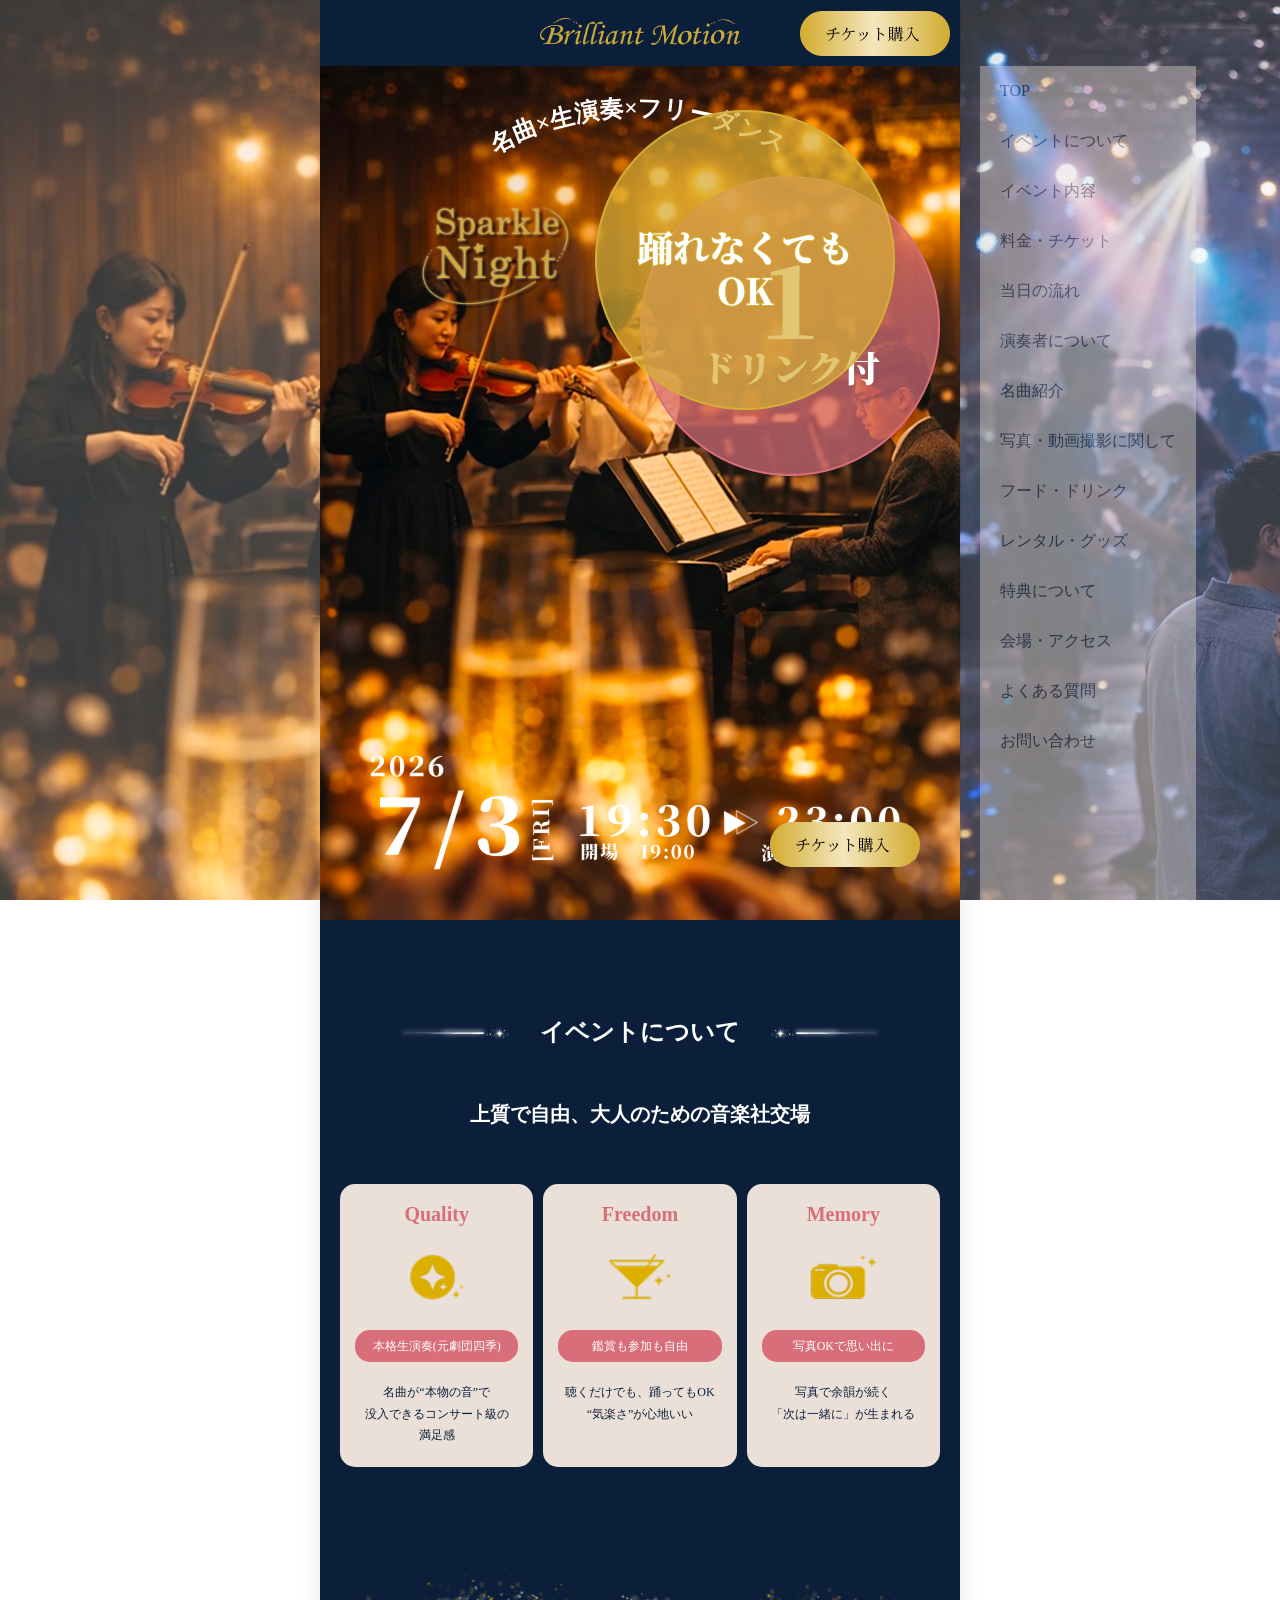
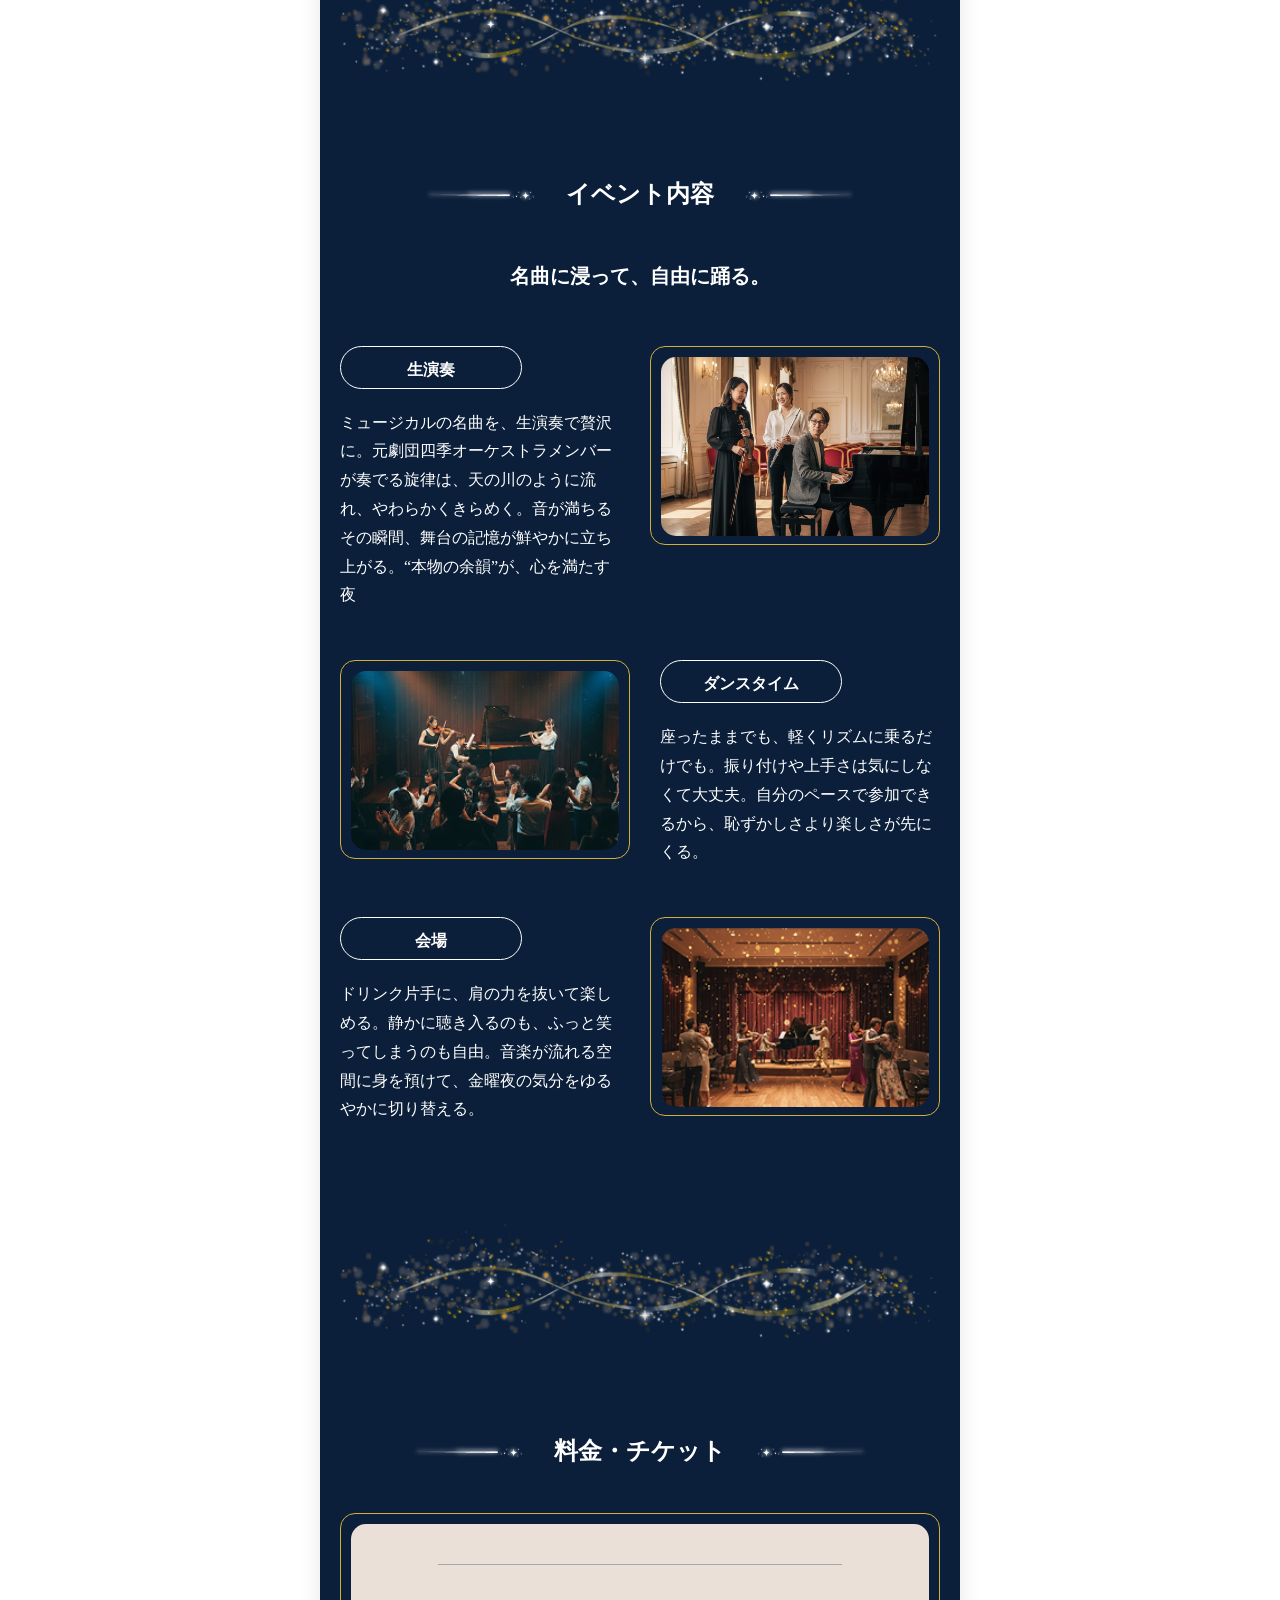
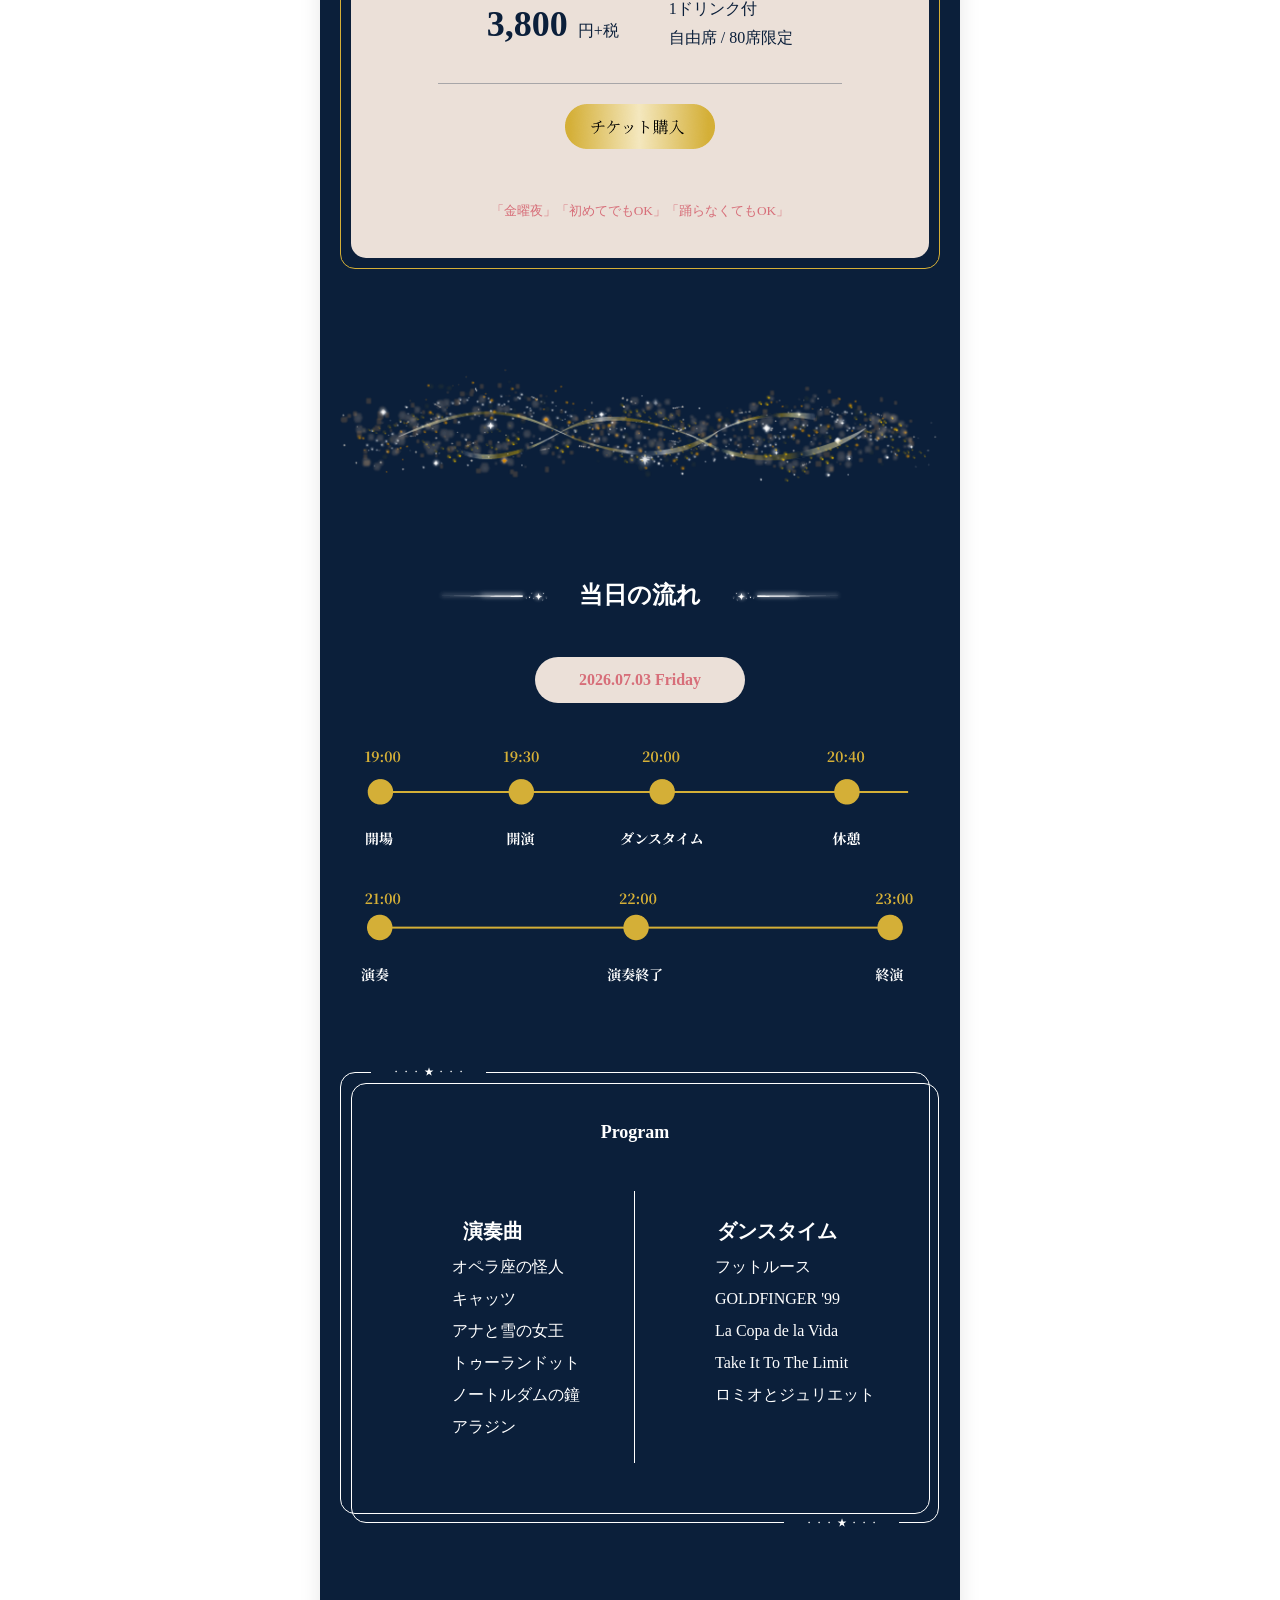
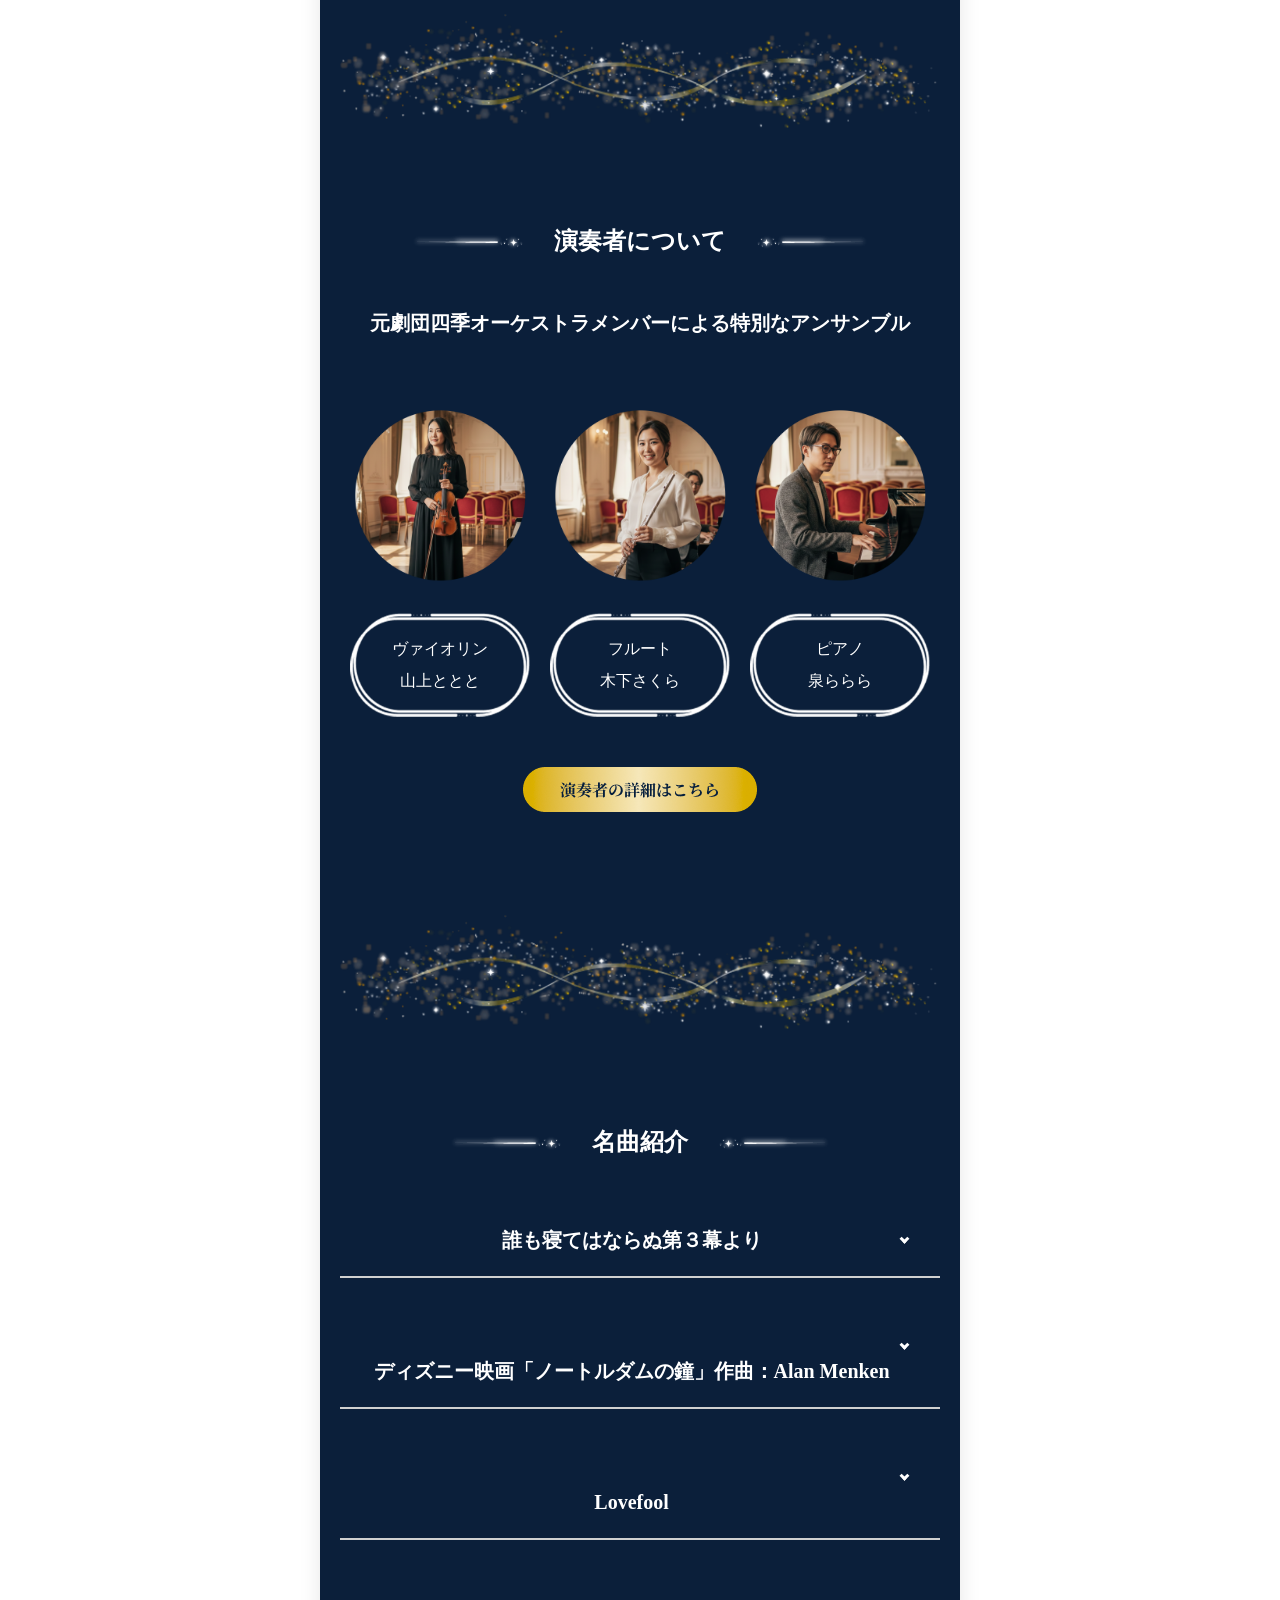
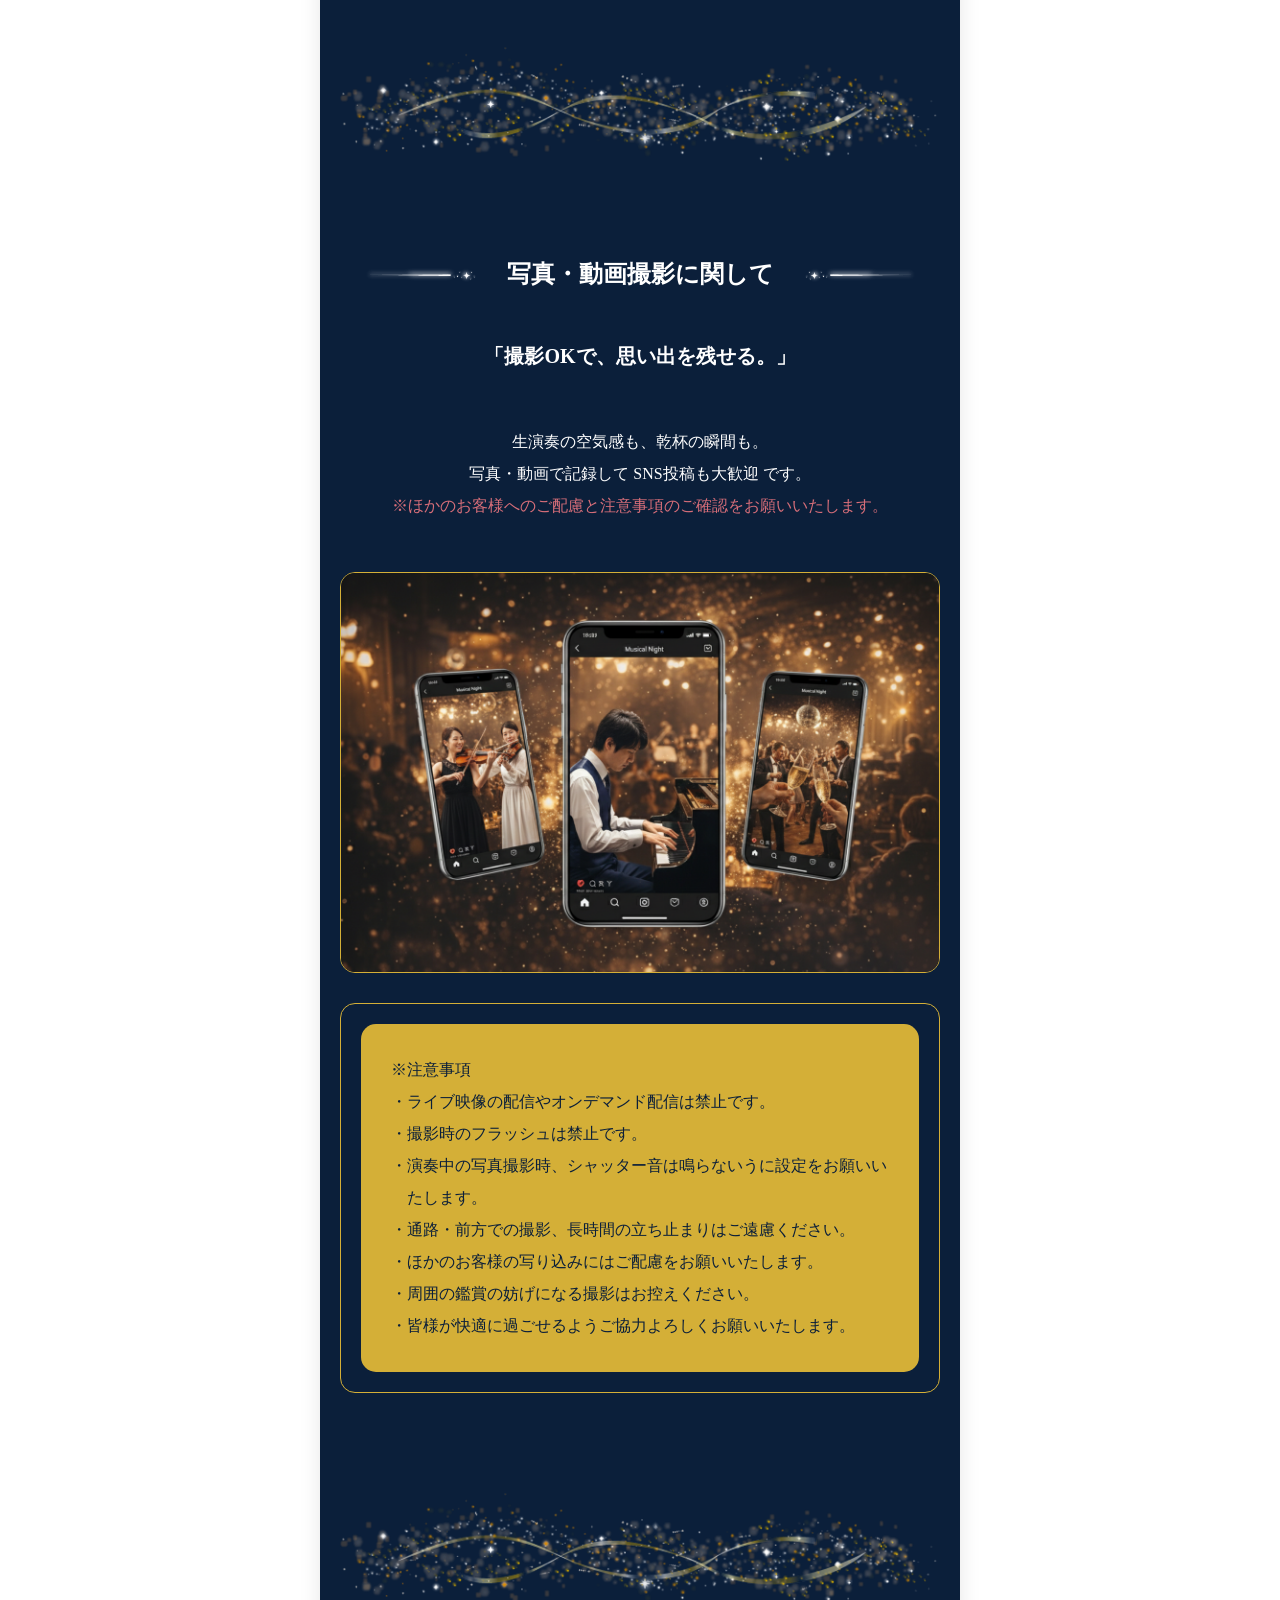
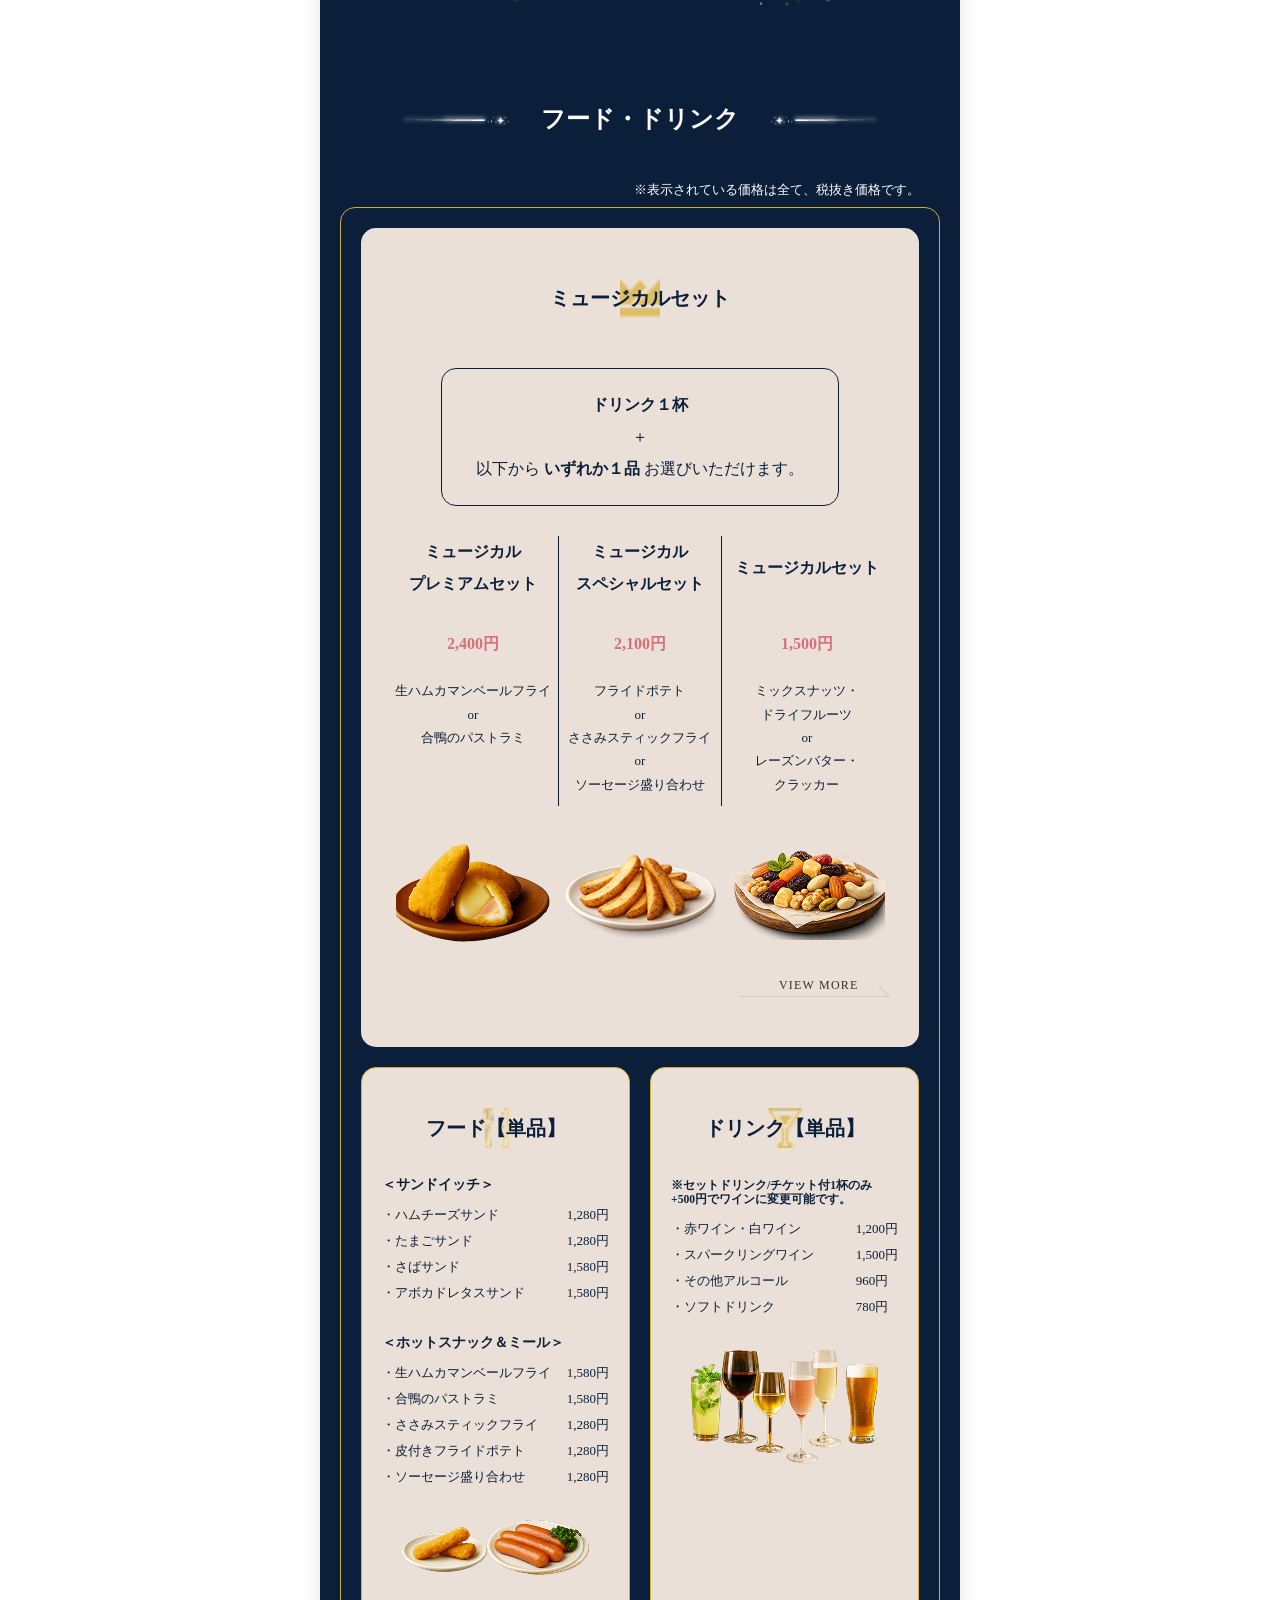
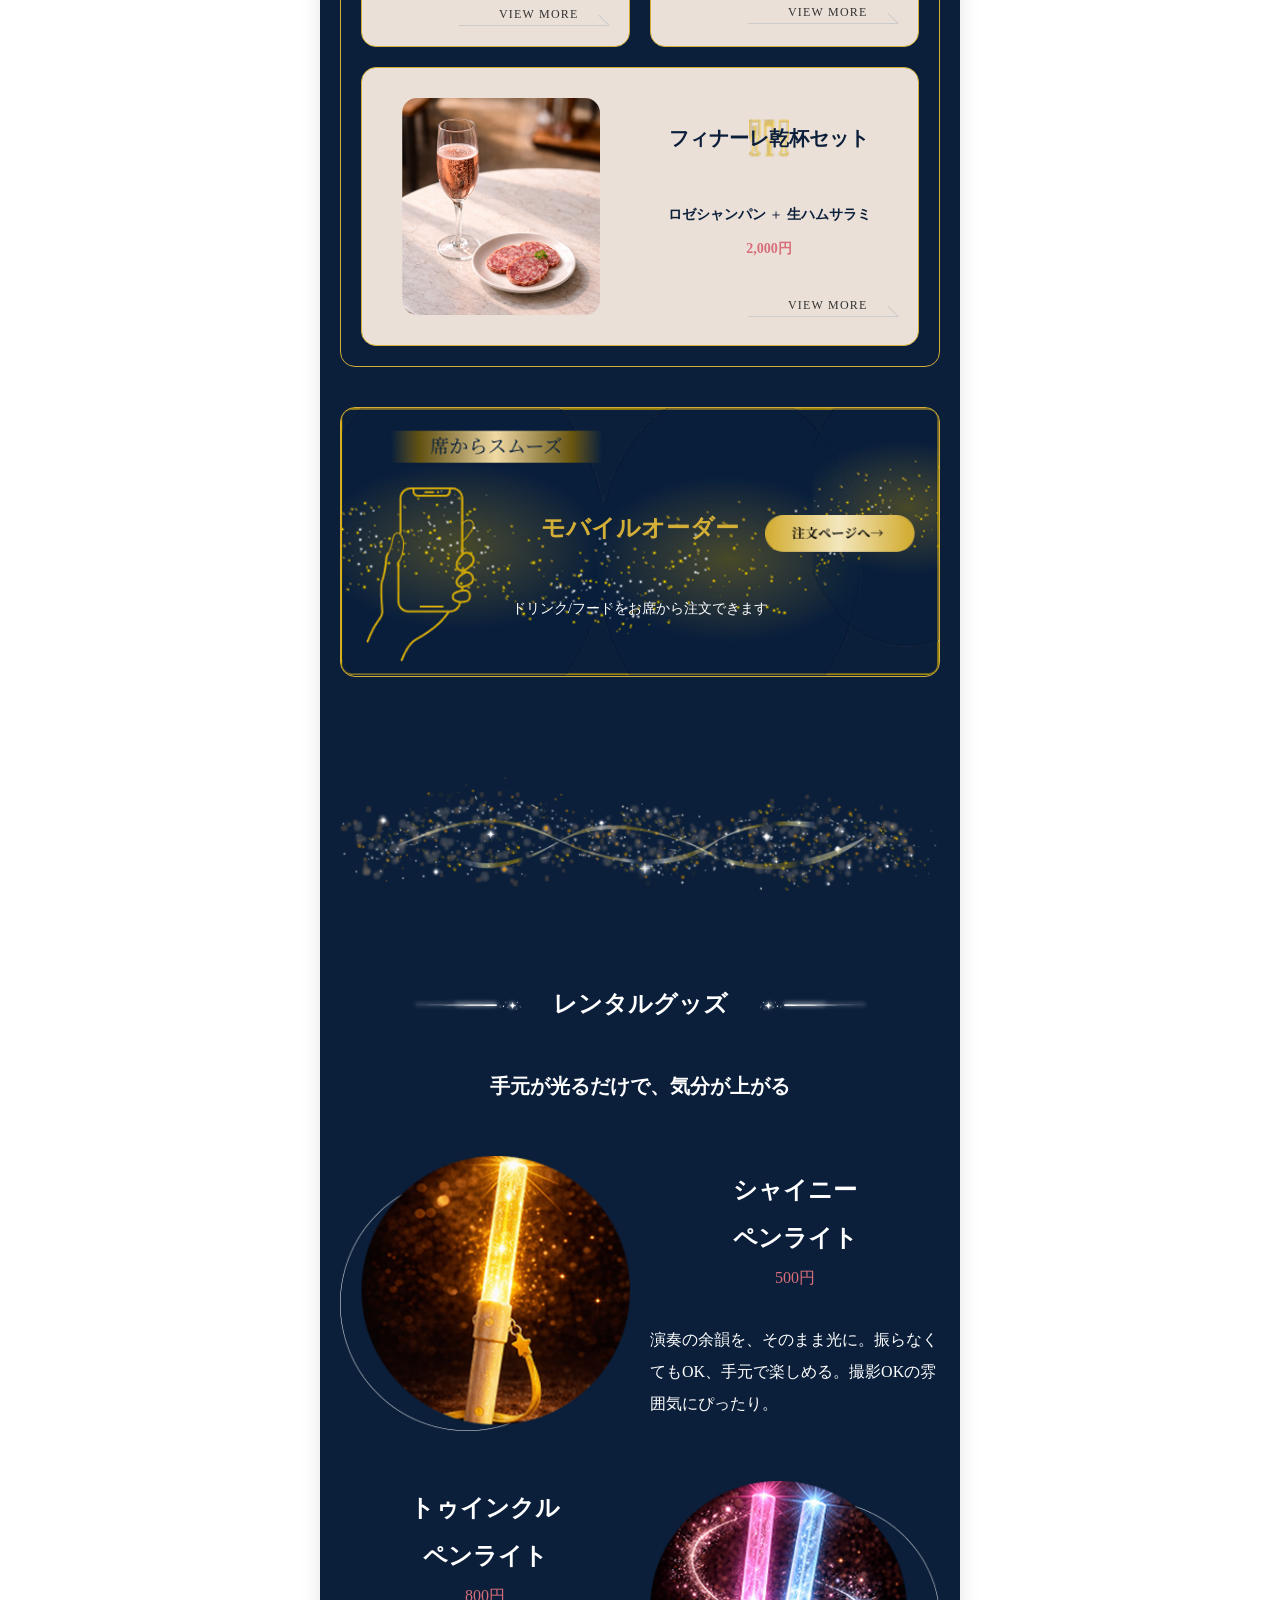
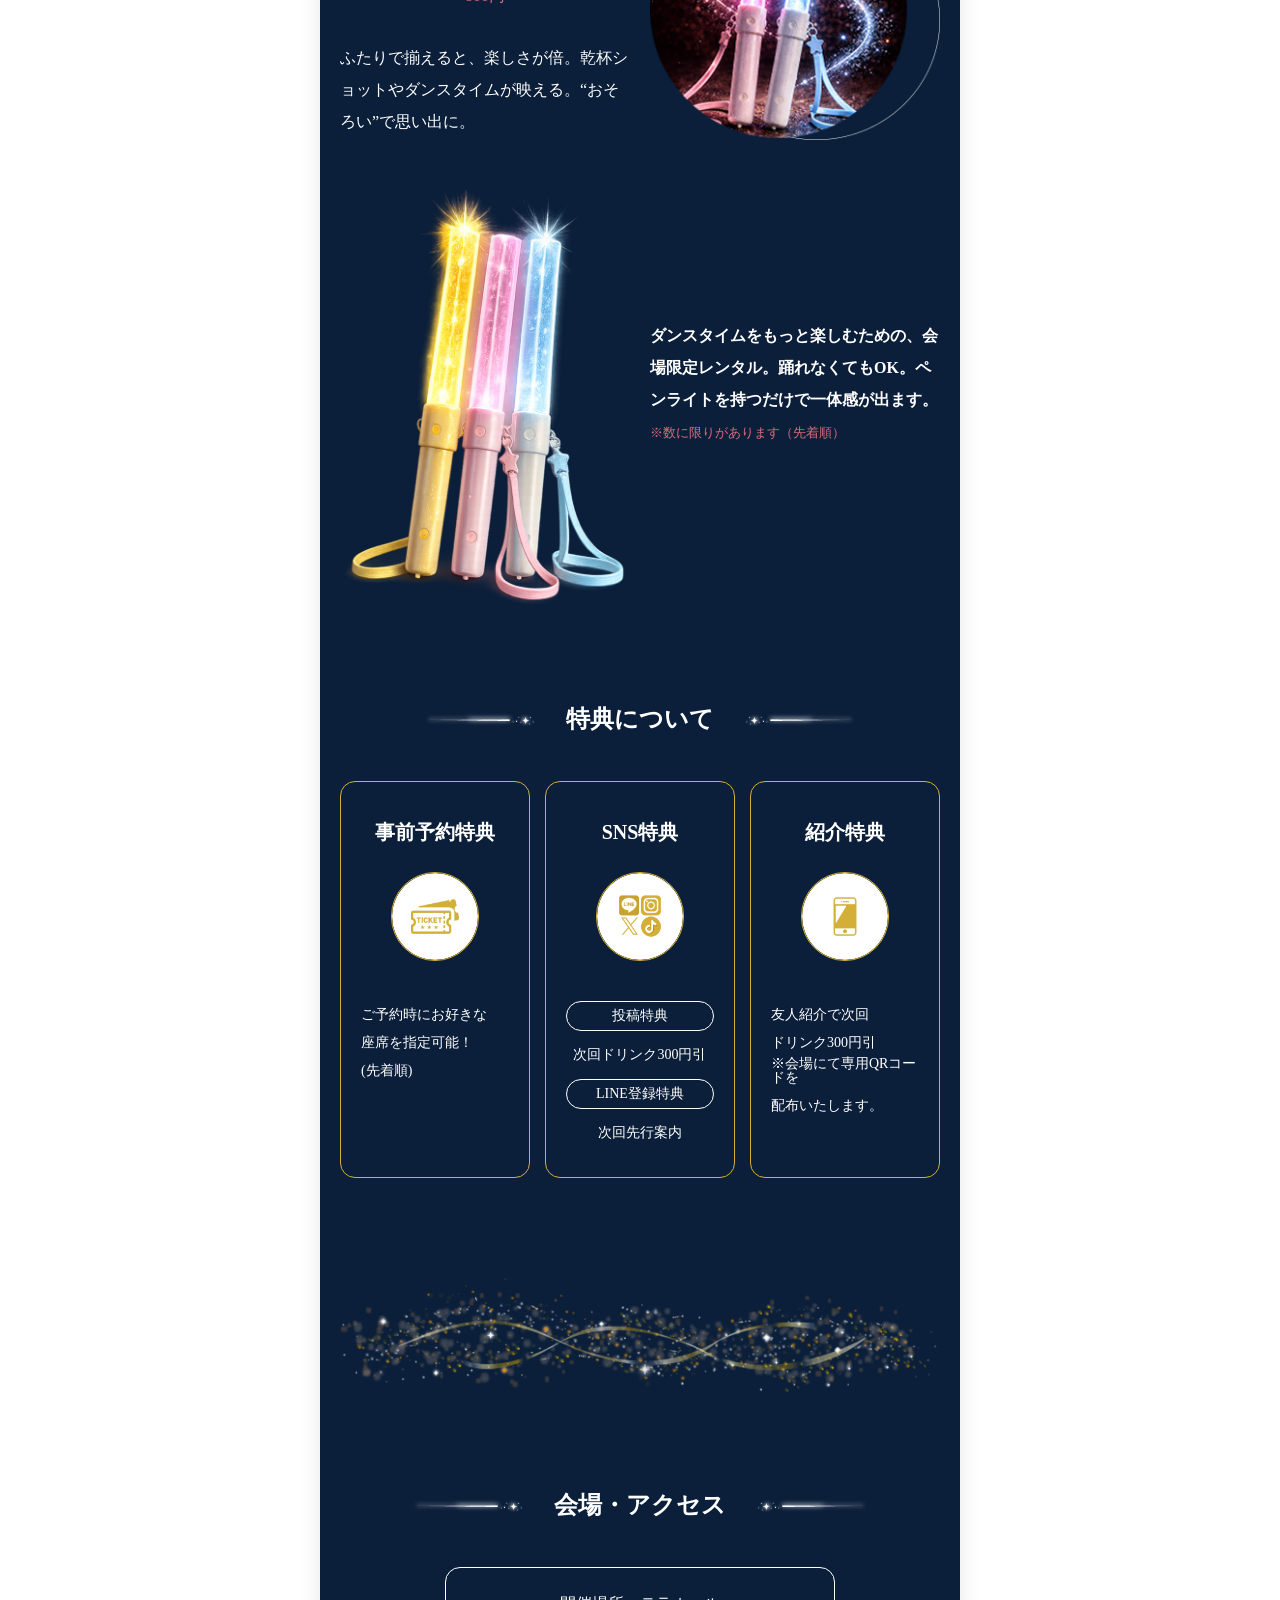
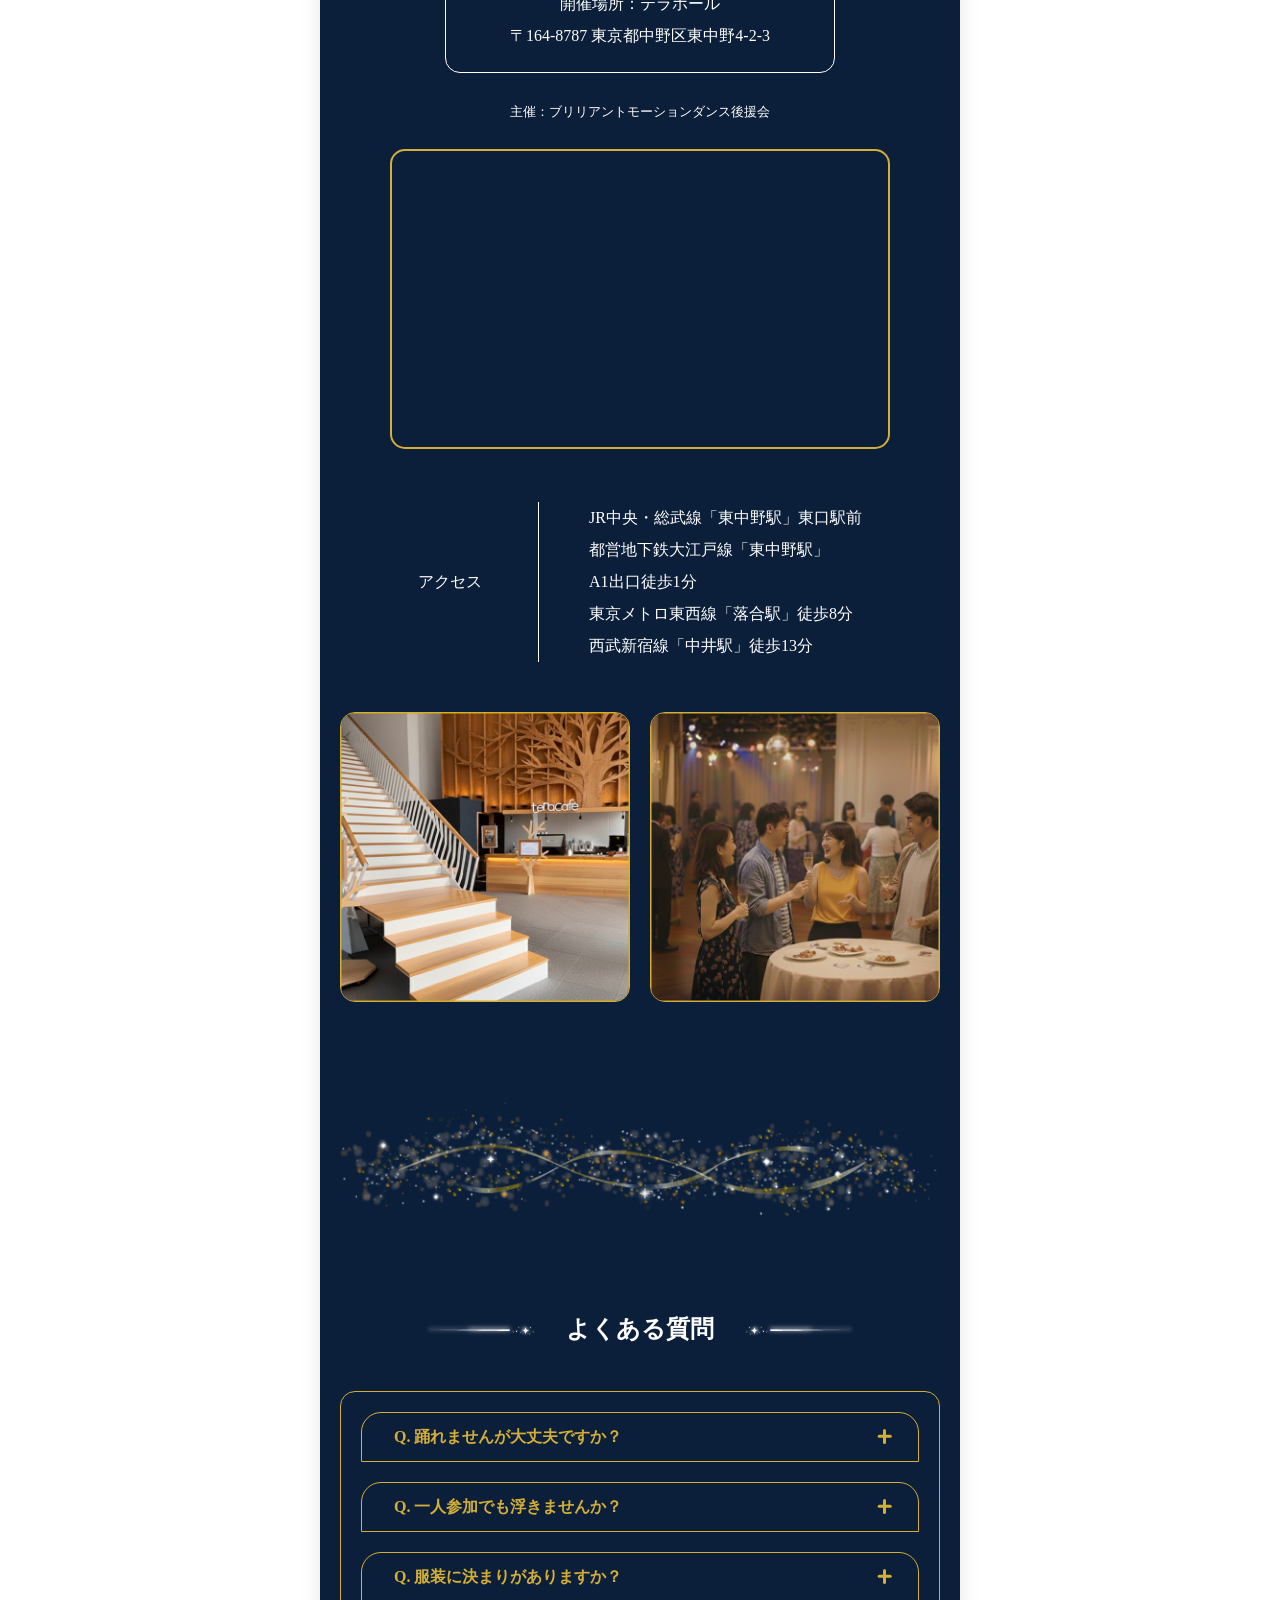
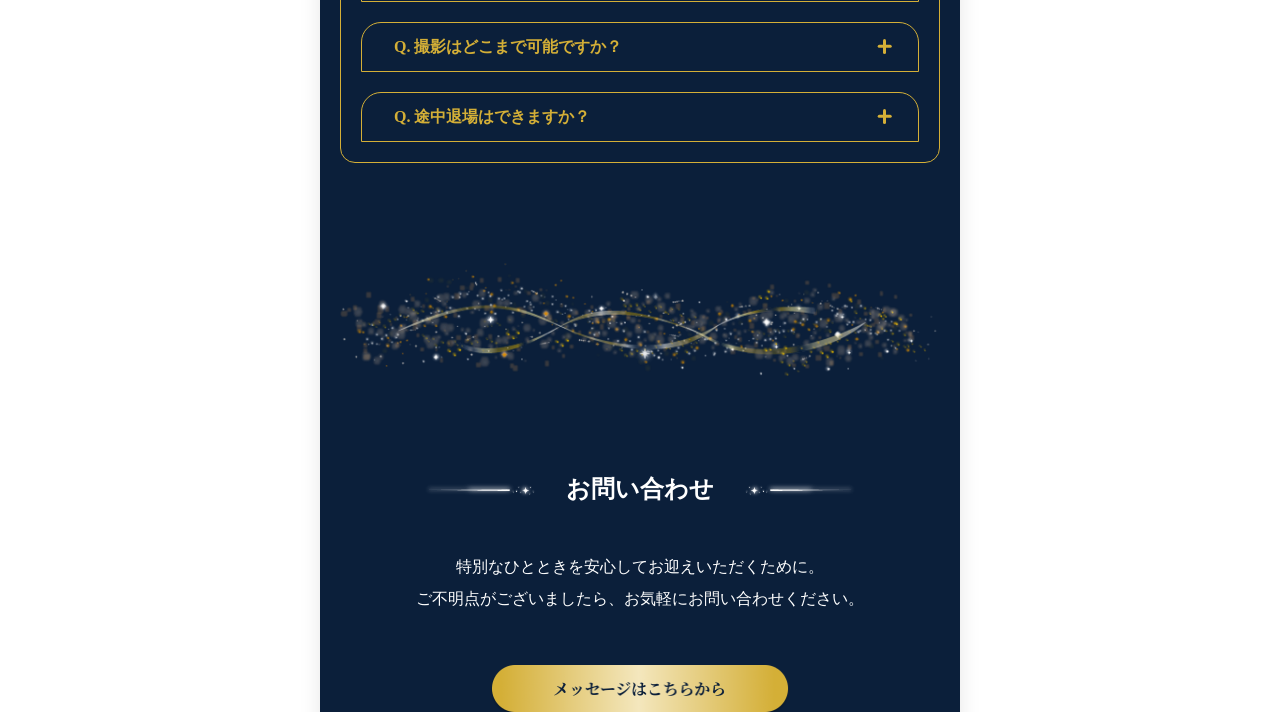
<file: brilliant-motion/index.html>
<!DOCTYPE html>
<html lang="ja">

<head>
  <meta charset="UTF-8" />
  <meta name="viewport" content="width=device-width,initial-scale=1.0" />
  <title>Sparkle Night</title>
  <meta name="description" content="">
  <link rel="stylesheet" href="css/reset.css" />
  <link rel="stylesheet" href="css/style.css" />
  <script src="js/jquery-3.7.1.min.js"></script>
  <script type="text/javascript" src="js/jquery.matchHeight.js"></script>
  <script src="js/jquery.arctext.js"></script>
  <script src="js/script.js"></script>
</head>

<body id="top">
  <div id="splash">
    <div id="splash_logo"><img src="img/main-visual.svg" alt="Brilliant Motion Sparkle Night" class="fadeUp"></div>
    <!--/splash-->
  </div>
  <div class="side-image side-image-left"></div>
  <div class="side-image side-image-right"></div>

  <div id="conteiner" class="conteiner">
    <header>
      <h1><img src="img/bm_logo.png" alt="Brilliant Motion"></h1>
      <a class="img-button heter-btn" href="">
        <img class="normal" src="img/cta_button.png" alt="チケット購入">
        <img class="hover" src="img/cta_button_hover.png" alt="チケット購入">
      </a>
      <div class="nav-button">
        <span></span>
        <span></span>
        <span></span>
      </div>
    </header>
    <nav>
      <ul>
        <li><a href="#top">TOP</a></li>
        <li><a href="#about-event">イベントについて</a></li>
        <li><a href="#details">イベント内容</a></li>
        <li><a href="#Fee">料金・チケット</a></li>
        <li><a href="#flow">当日の流れ</a></li>
        <li><a href="#performers">演奏者について</a></li>
        <li><a href="#songs">名曲紹介</a></li>
        <li><a href="#photo">写真・動画撮影に関して</a></li>
        <li><a href="#food">フード・ドリンク</a></li>
        <li><a href="#rental">レンタル・グッズ</a></li>
        <li><a href="#benefits">特典について</a></li>
        <li><a href="#access">会場・アクセス</a></li>
        <li><a href="#question">よくある質問</a></li>
        <li><a href="#inquiry">お問い合わせ</a></li>
      </ul>
    </nav>
    <main>
      <section id="main-top" class="content">
        <figure>
          <img class="toggleImg" src="img/main-visual_pc.png" alt="Sparkle Night">
        </figure>
        <ul class="topimg-box">
          <li id="arch">名曲×生演奏×フリーダンス</li>
          <li><img class="toggleImg" src="img/sn_logo_pc.png" alt="Sparkle Night"></li>
          <li><img class="toggleImg" src="img/logo_pc.png" alt="踊れなくても OK"></li>
          <li><img class="toggleImg" src="img/logo2_pc.png" alt="1ドリンク付"></li>
        </ul>
        <ul class="bottomimg-box">
          <li><img class="toggleImg" src="img/hizuke_pc.png" alt="2026.07.03[FRI]19:00開場 19：30～22：00演奏終了 23：00"></li>
          <li class="main-visual-button">
            <a class="img-button" href="">
              <img class="normal" src="img/cta_button.png" alt="チケット購入">
              <img class="hover" src="img/cta_button_hover.png" alt="チケット購入">
            </a>
          </li>
        </ul>
      </section>
      <!-- /main-top -->
      <section id="about-event" class="content">
        <div class="content-title">
          <h2>
            <ul>
              <li><img src="img/hidari.png" alt="装飾"></li>
              <li><span class="title-br">イベントに</span><span class="title-br">ついて</span></li>
              <li><img src="img/migi.png" alt="装飾"></li>
            </ul>
          </h2>
          <h3><span class="title-br">上質で自由、</span><span class="title-br">大人のための音楽社交場</span></h3>
        </div>
        <div class="about-wrap">
          <div class="about-box">
            <ul>
              <li>Quality</li>
              <li><img src="img/quality.png" alt="装飾"></li>
              <li>本格生演奏(元劇団四季)</li>
              <li class="matchHeight">名曲が“本物の音”で<br>没入できるコンサート級の<br>満足感</li>
            </ul>
          </div>
          <div class="about-box">
            <ul>
              <li>Freedom</li>
              <li><img src="img/freedom.png" alt="装飾"></li>
              <li>鑑賞も参加も自由</li>
              <li class="matchHeight">聴くだけでも、踊ってもOK<br>“気楽さ”が心地いい</li>
            </ul>
          </div>
          <div class="about-box">
            <ul>
              <li>Memory</li>
              <li><img src="img/memory.png" alt="装飾"></li>
              <li>写真OKで思い出に</li>
              <li class="matchHeight">写真で余韻が続く<br>「次は一緒に」が生まれる</li>
            </ul>
          </div>
        </div>
        <!-- /about-wrap -->
        <figure class="kirakira"><img src="img/kirakira.png" alt="装飾"></figure>
      </section>
      <!-- /about-event -->
      <section id="details" class="content">
        <div class="content-title">
          <h2>
            <ul>
              <li><img src="img/hidari.png" alt="装飾"></li>
              <li><span class="title-br">イベント</span><span class="title-br">内容</span></li>
              <li><img src="img/migi.png" alt="装飾"></li>
            </ul>
          </h2>
          <h3>名曲に浸って、自由に踊る。</h3>
        </div>
        <div class="details-box">
          <ul>
            <li><strong>生演奏</strong></li>
            <li>ミュージカルの名曲を、生演奏で贅沢に。元劇団四季オーケストラメンバーが奏でる旋律は、天の川のように流れ、やわらかくきらめく。音が満ちるその瞬間、舞台の記憶が鮮やかに立ち上がる。“本物の余韻”が、心を満たす夜
            </li>
          </ul>
          <figure><img src="img/details1.png" alt="生演奏"></figure>
        </div>
        <div class="details-box">
          <ul>
            <li><strong>ダンスタイム</strong></li>
            <li>座ったままでも、軽くリズムに乗るだけでも。振り付けや上手さは気にしなくて大丈夫。自分のペースで参加できるから、恥ずかしさより楽しさが先にくる。</li>
          </ul>
          <figure><img src="img/details2.png" alt="ダンスタイム"></figure>
        </div>
        <div class="details-box">
          <ul>
            <li><strong>会場</strong></li>
            <li>ドリンク片手に、肩の力を抜いて楽しめる。静かに聴き入るのも、ふっと笑ってしまうのも自由。音楽が流れる空間に身を預けて、金曜夜の気分をゆるやかに切り替える。</li>
          </ul>
          <figure><img src="img/details3.png" alt="会場"></figure>
        </div>
        <figure class="kirakira"><img src="img/kirakira.png" alt="装飾"></figure>
      </section>
      <!-- /details -->

      <section id="Fee" class="content">
        <div class="content-title">
          <h2>
            <ul>
              <li><img src="img/hidari.png" alt="装飾"></li>
              <li><span class="title-br">料金・</span><span class="title-br">チケット</span></li>
              <li><img src="img/migi.png" alt="装飾"></li>
            </ul>
          </h2>
        </div>
        <div class="fee-wrap">
          <div class="fee-box">
            <div class="feebox-wrap">
              <div class="fee-left">
                <p><strong>3,800</strong>円+税</p>
              </div>
              <div class="fee-right">
                <ul>
                  <li>1ドリンク付</li>
                  <li>自由席 / 80席限定</li>
                </ul>
              </div>
            </div>
            <!-- /feebox-wrap -->
            <div class="fee-bottom">
              <ul>
                <li>
                  <a class="img-button" href="">
                    <img class="normal" src="img/ticket_btn.png" alt="チケット購入">
                    <img class="hover" src="img/ticket_btn_hover.png" alt="チケット購入">
                  </a>
                </li>
                <li><small>「金曜夜」「初めてでもOK」「踊らなくてもOK」</small></li>
              </ul>
            </div>
          </div>
          <!-- /fee-box -->
        </div>
        <figure class="kirakira"><img src="img/kirakira.png" alt="装飾"></figure>
        <!-- /fee-wrap -->
      </section>
      <!-- /Fee -->
      <section id="flow" class="content">
        <div class="content-title">
          <h2>
            <ul>
              <li><img src="img/hidari.png" alt="装飾"></li>
              <li><span class="title-br">当日の</span><span class="title-br">流れ</span></li>
              <li><img src="img/migi.png" alt="装飾"></li>
            </ul>
          </h2>
          <p>2026.07.03 Friday</p>
        </div>
        <figure class="schedule"><img class="toggleImg" src="img/time_pc.png" alt="タイムスケジュール"></figure>
        <div class="program-conteiner">
          <div class="program">
            <h4>Program</h4>
            <div class="program-wrap left-wrap">
              <ul>
                <li><strong>演奏曲</strong></li>
                <li>オペラ座の怪人</li>
                <li>キャッツ</li>
                <li>アナと雪の女王</li>
                <li>トゥーランドット</li>
                <li>ノートルダムの鐘</li>
                <li>アラジン</li>
              </ul>
            </div>
            <div class="program-wrap right-wrap">
              <ul>
                <li><strong>ダンスタイム</strong></li>
                <li>フットルース</li>
                <li>GOLDFINGER &apos;99</li>
                <li>La Copa de la Vida</li>
                <li>Take It To The Limit</li>
                <li>ロミオとジュリエット</li>
              </ul>
            </div>
          </div>
          <!-- /program -->
        </div>
        <!-- /program-conteiner -->
        <figure class="kirakira"><img src="img/kirakira.png" alt="装飾"></figure>
      </section>
      <!-- /flow -->
      <section id="performers" class="content">
        <div class="content-title">
          <h2>
            <ul>
              <li><img src="img/hidari.png" alt="装飾"></li>
              <li><span class="title-br">演奏者に</span><span class="title-br">ついて</span></li>
              <li><img src="img/migi.png" alt="装飾"></li>
            </ul>
          </h2>
          <h3><span class="title-br">元劇団四季</span><span class="title-br">オーケストラメンバーによる</span><span
              class="title-br">特別なアンサンブル</span></h3>
        </div>
        <div class="performers-wrap">
          <div class="performers-box">
            <ui>
              <li><img src="img/tototo.png" alt="ヴァイオリン 山上ととと"></li>
              <li class="bk-frame">
                <ul>
                  <li>ヴァイオリン</li>
                  <li>山上ととと</li>
                </ul>
              </li>
            </ui>
          </div>
          <div class="performers-box">
            <ui>
              <li><img src="img/sakura.png" alt="フルート 木下さくら"></li>
              <li class="bk-frame">
                <ul>
                  <li>フルート</li>
                  <li>木下さくら</li>
                </ul>
              </li>
            </ui>
          </div>
          <div class="performers-box">
            <ui>
              <li><img src="img/rarara.png" alt="ピアノ 泉ららら"></li>
              <li class="bk-frame">
                <ul>
                  <li>ピアノ</li>
                  <li>泉ららら</li>
                </ul>
              </li>
            </ui>
          </div>
        </div>
        <!-- /performers-wrap -->
        <figure class="center-btn">
          <a class="img-button" href="">
            <img class="normal" src="img/player_detail_button.png" alt="演奏者の詳細はこちら">
            <img class="hover" src="img/player_detail_button_hover.png" alt="演奏者の詳細はこちら">
          </a>
        </figure>
        <figure class="kirakira"><img src="img/kirakira.png" alt="装飾"></figure>
      </section>
      <!-- /performers -->
      <section id="songs" class="content">
        <div class="content-title">
          <h2>
            <ul>
              <li><img src="img/hidari.png" alt="装飾"></li>
              <li><span class="title-br">名曲</span><span class="title-br">紹介</span></li>
              <li><img src="img/migi.png" alt="装飾"></li>
            </ul>
          </h2>
        </div>
        <div class="accordion song-wrap">
          <details class="accordion-song">
            <summary>
              <h3><span class="title-br">誰も寝てはならぬ </span><span class="title-br">第３幕より</span></h3>
            </summary>
            <p><span>歌劇「トゥーランドット」 </span><span>作曲：Giacomo Puccini</span></p>
            <p class="ytb-box"><iframe width="560" height="315"
                src="https://www.youtube.com/embed/yb4l2PpNHb4?si=fuxg_V0D9nIO-79p" title="YouTube video player"
                frameborder="0"
                allow="accelerometer; autoplay; clipboard-write; encrypted-media; gyroscope; picture-in-picture; web-share"
                referrerpolicy="strict-origin-when-cross-origin" allowfullscreen></iframe></p>
            <p class="link-txt"><a
                href="https://www.youtube.com/watch?v=yb4l2PpNHb4&list=RDyb4l2PpNHb4&start_radio=1">YouTubeはコチラ</a>
            </p>
          </details>
        </div>
        <div class="song-wrap">
          <details class="accordion-song accordion-song-box">
            <summary>
              <h3><span>ディズニー映画</span><span>「ノートルダムの鐘」 </span><span>作曲：Alan Menken</span></h3>
            </summary>
            <p>The Bells of Notre Dame</p>
            <p class="ytb-box"><iframe width="560" height="315"
                src="https://www.youtube.com/embed/lHoYk2mRuSQ?si=Qjp7kdmYmM-HQajN" title="YouTube video player"
                frameborder="0"
                allow="accelerometer; autoplay; clipboard-write; encrypted-media; gyroscope; picture-in-picture; web-share"
                referrerpolicy="strict-origin-when-cross-origin" allowfullscreen></iframe></p>
            <p class="link-txt"><a
                href="https://www.youtube.com/watch?v=VrYzVes7U7U&list=RDVrYzVes7U7U&start_radio=1">YouTubeはコチラ</a>
            </p>
          </details>
        </div>
        <div class="song-wrap">
          <details class="accordion-song accordion-song-box">
            <summary>
              <h3>Lovefool</h3>
            </summary>
            <p><span>映画「ロミオとジュリエット」 </span><span>The Cardigans</span></p>
            <p class="ytb-box"><iframe width="560" height="315"
                src="https://www.youtube.com/embed/NI6aOFI7hms?si=vGuYjOtlwmrjPhQN" title="YouTube video player"
                frameborder="0"
                allow="accelerometer; autoplay; clipboard-write; encrypted-media; gyroscope; picture-in-picture; web-share"
                referrerpolicy="strict-origin-when-cross-origin" allowfullscreen></iframe></p>
            <p class="link-txt"><a
                href="https://www.youtube.com/watch?v=NI6aOFI7hms&list=RDNI6aOFI7hms&start_radio=1">YouTubeはコチラ</a>
            </p>
          </details>
        </div>
        <figure class="kirakira"><img src="img/kirakira.png" alt="装飾"></figure>
      </section>
      <!-- /songs -->
      <section id="photo" class="content">
        <div class="content-title">
          <h2>
            <ul>
              <li><img src="img/hidari.png" alt="装飾"></li>
              <li class="movie-br"><span class="title-br">写真</span><span class="title-br">・動画撮影</span><span
                  class="title-br">に関して</span>
              </li>
              <li><img src="img/migi.png" alt="装飾"></li>
            </ul>
          </h2>
          <h3>「撮影OKで、思い出を残せる。」</h3>
        </div>
        <div class="photo-wrap">
          <p>生演奏の空気感も、乾杯の瞬間も。<br>写真・動画で記録して SNS投稿も大歓迎 です。<br><span
              class="txt-color">※ほかのお客様へのご配慮と注意事項のご確認をお願いいたします。</span></p>
          <figure><img src="img/ui.png" alt="撮影OKで、思い出を残せる。"></figure>
          <div class="note">
            <div class="note-wrap">
              <ul>
                <li>※注意事項</li>
                <li>・ライブ映像の配信やオンデマンド配信は禁止です。</li>
                <li>・撮影時のフラッシュは禁止です。</li>
                <li>・演奏中の写真撮影時、シャッター音は鳴らないうに設定をお願いいたします。</li>
                <li>・通路・前方での撮影、長時間の立ち止まりはご遠慮ください。</li>
                <li>・ほかのお客様の写り込みにはご配慮をお願いいたします。</li>
                <li>・周囲の鑑賞の妨げになる撮影はお控えください。</li>
                <li>・皆様が快適に過ごせるようご協力よろしくお願いいたします。</li>
              </ul>
            </div>
            <!-- /note-wrap -->
          </div>
          <!-- /note -->
        </div>
        <figure class="kirakira"><img src="img/kirakira.png" alt="装飾"></figure>
      </section>
      <!-- /photo -->
      <section id="food" class="content">
        <div class="content-title">
          <h2>
            <ul>
              <li><img src="img/hidari.png" alt="装飾"></li>
              <li><span class="title-br">フード</span><span class="title-br">・ドリンク</span></li>
              <li><img src="img/migi.png" alt="装飾"></li>
            </ul>
          </h2>
        </div>
        <p class="tax-txt"><small>※表示されている価格は全て、税抜き価格です。</small></p>
        <div class="food-conteiner-wrap">
          <div class="food-box">
            <div class="food-wrap">
              <h3>ミュージカルセット</h3>
            </div>
            <!-- /food-wrap -->
            <div class="service-wrap">
              <ul>
                <li><strong>ドリンク１杯</strong><br>＋<br>以下から <strong>いずれか１品</strong> お選びいただけます。</li>
              </ul>
            </div>
            <!-- /service-wrap -->
            <div class="set-box-wrap">
              <div class="set-box">
                <ul>
                  <li class="set-title matchHeight"><strong>ミュージカル<br>プレミアムセット</strong></li>
                  <li>2,400円</li>
                  <li class="matchHeight1">
                    <span>生ハムカ</span><span>マンベールフライ</span><br>or<br><span>合鴨のパストラミ</span>
                  </li>
                </ul>
                <figure class="matchHeight2 space-img"><img src="img/kaman.png" alt="生ハムカマンベールフライ"></figure>
              </div>
              <!-- /set-box -->
              <div class="set-box">
                <ul>
                  <li class="set-title matchHeight"><strong>ミュージカル<br>スペシャルセット</strong></li>
                  <li>2,100円</li>
                  <li class="matchHeight1">
                    <span>フライドポテト</span><br>or<br><span>ささみスティック</span><span>フライ</span><br>or<br><span>ソーセージ</span><span>盛り合わせ</span>
                  </li>
                </ul>
                <figure class="matchHeight2"><img src="img/kawa.png" alt="フライドポテト"></figure>
              </div>
              <!-- /set-box -->
              <div class="set-box">
                <ul>
                  <li class="set-title matchHeight"><strong>ミュージカルセット</strong></li>
                  <li>1,500円</li>
                  <li class="matchHeight1">
                    <span>ミックスナッツ</span><span>・</span><span>ドライフルーツ</span><br>or<br><span>レーズンバター</span><span>・</span><span>クラッカー</span>
                  </li>
                </ul>
                <figure class="matchHeight2"><img src="img/mix.png" alt="ミックスナッツ・ドライフルーツ"></figure>
              </div>
              <!-- /set-box -->
            </div>
            <!-- /set-box-wrap -->
            <figure class="viewmore"><a href="#" class="btn-view-more">
                <span class="text">VIEW MORE</span>
                <span class="line"></span>
              </a></figure>
          </div>
          <!-- /food-box -->
          <div class="menu-conteiner">
            <div class="food-conteiner">
              <div class="single-wrap">
                <h3>フード【単品】</h3>
              </div>
              <div class="food-menu">
                <p>＜サンドイッチ＞</p>
                <div class="food-menu-wrap">
                  <ul>
                    <li>・ハムチーズサンド</li>
                    <li>・たまごサンド</li>
                    <li>・さばサンド</li>
                    <li>・アボカドレタスサンド</li>
                  </ul>
                  <ul>
                    <li>1,280円</li>
                    <li>1,280円</li>
                    <li>1,580円</li>
                    <li>1,580円</li>
                  </ul>
                </div>
              </div>
              <!-- /food-menu -->
              <div class="food-menu">
                <p>＜ホットスナック＆ミール＞</p>
                <div class="food-menu-wrap">
                  <ul>
                    <li>・生ハムカマンベールフライ</li>
                    <li>・合鴨のパストラミ</li>
                    <li>・ささみスティックフライ</li>
                    <li>・皮付きフライドポテト</li>
                    <li>・ソーセージ盛り合わせ</li>
                  </ul>
                  <ul>
                    <li>1,580円</li>
                    <li>1,580円</li>
                    <li>1,280円</li>
                    <li>1,280円</li>
                    <li>1,280円</li>
                  </ul>
                </div>
              </div>
              <!-- /food-menu -->
              <figure class="sample-img"><img src="img/food.png" alt="フードメニュー単品"></figure>
              <figure class="viewmore"><a href="#" class="btn-view-more">
                  <span class="text">VIEW MORE</span>
                  <span class="line"></span>
                </a></figure>
            </div>
            <!-- /food-conteiner -->
            <div class="food-conteiner">
              <div class="dorinnku-wrap">
                <h3>ドリンク【単品】</h3>
              </div>
              <div class="food-menu">
                <p><small>※セットドリンク/チケット付1杯のみ +500円でワインに変更可能です。</small></p>
                <div class="food-menu-wrap">
                  <ul>
                    <li>・赤ワイン・白ワイン</li>
                    <li>・スパークリングワイン</li>
                    <li></li>
                    <li>・その他アルコール</li>
                    <li>・ソフトドリンク</li>
                  </ul>
                  <ul>
                    <li>1,200円</li>
                    <li>1,500円</li>
                    <!-- <li>&nbsp;</li> -->
                    <li>960円</li>
                    <li>780円</li>
                  </ul>
                </div>
              </div>
              <!-- /food-menu -->
              <figure class="sample-img1"><img src="img/dorinnku.png" alt="ドリンクメニュー単品"></figure>
              <figure class="viewmore"><a href="#" class="btn-view-more">
                  <span class="text">VIEW MORE</span>
                  <span class="line"></span>
                </a></figure>
            </div>
            <!-- /food-conteiner -->
          </div>
          <!-- /menu-conteina -->
          <div class="finale-wrap">
            <figure class="sample-img2"><img src="img/kanpai.png" alt="フィナーレ乾杯セット"></figure>
            <div class="set-wrap">
              <h3>フィナーレ乾杯セット</h3>
              <ul>
                <li><strong>ロゼシャンパン</strong> ＋ <strong>生ハムサラミ</strong></li>
                <li>2,000円</li>
              </ul>
              <figure class="viewmore"><a href="#" class="btn-view-more">
                  <span class="text">VIEW MORE</span>
                  <span class="line"></span>
                </a></figure>
            </div>
            <!-- /set-wrap -->
          </div>
          <!-- /finale-wrap -->
        </div>
        <!-- /food-conteiner-wrap -->
        <div class="order">
          <figure><img class="toggleImg" src="img/mobairujinasi_pc.png" alt="モバイル装飾"></figure>
          <div class="order-txt">
            <ul>
              <li>
                <h3>モバイルオーダー</h3>
              </li>
              <li><span class="title-br">ドリンク/フードを</span><span class="title-br">お席から注文できます</span></li>
            </ul>
          </div>
          <figure class="order-btn">
            <a class="img-button" href="">
              <img class="normal" src="img/tyuumon.png" alt="注文ページへ">
              <img class="hover" src="img/tyuumon.png" alt="注文ページへ">
            </a>
          </figure>
        </div>
        <!-- /order -->
        <figure class="kirakira"><img src="img/kirakira.png" alt="装飾"></figure>
      </section>
      <!-- /food -->
      <section id="rental" class="content">
        <div class="content-title">
          <h2>
            <ul>
              <li><img src="img/hidari.png" alt="装飾"></li>
              <li><span class="title-br">レンタル</span><span class="title-br">グッズ</span></li>
              <li><img src="img/migi.png" alt="装飾"></li>
            </ul>
          </h2>
          <h3>手元が光るだけで、気分が上がる</h3>
        </div>
        <div class="rental-wrap">
          <div class="rental-box">
            <figure><img src="img/penlight_single.png" alt="ペンライト"></figure>
            <ul>
              <li class="anywhere">シャイニー<br>ペンライト</li>
              <li>500円</li>
              <li>演奏の余韻を、そのまま光に。振らなくてもOK、手元で楽しめる。撮影OKの雰囲気にぴったり。</li>
            </ul>
          </div>
          <div class="rental-box">
            <figure><img src="img/penlight_pea.png" alt="ペンライト"></figure>
            <ul>
              <li class="anywhere">トゥインクル<br>ペンライト</li>
              <li>800円</li>
              <li>ふたりで揃えると、楽しさが倍。乾杯ショットやダンスタイムが映える。“おそろい”で思い出に。</li>
            </ul>
          </div>
          <div class="rental-box last-rental">
            <figure><img src="img/penlight.png" alt="ペンライト"></figure>
            <ul>
              <li>ダンスタイムをもっと楽しむための、会場限定レンタル。踊れなくてもOK。ペンライトを持つだけで一体感が出ます。</li>
              <li><small>※数に限りがあります（先着順）</small></li>
            </ul>
          </div>
        </div>
      </section>
      <!-- /rental -->
      <section id="benefits" class="content">
        <div class="content-title">
          <h2>
            <ul>
              <li><img src="img/hidari.png" alt="装飾"></li>
              <li><span class="title-br">特典に</span><span class="title-br">ついて</span></li>
              <li><img src="img/migi.png" alt="装飾"></li>
            </ul>
          </h2>
        </div>
        <div class="benefits-wrap">
          <div class="benefits-box">
            <h3>事前予約特典</h3>
            <figure><img src="img/ticket.png" alt="事前予約特典"></figure>
            <p><span>ご予約時にお好きな</span><span>座席を指定可能！</span><span>(先着順)</span></p>
          </div>
          <!-- /benefits-box -->
          <div class="benefits-box sns-box">
            <h3>SNS特典</h3>
            <figure><img src="img/sns.png" alt="SNS特典"></figure>
            <ul>
              <li>投稿特典</li>
              <li>次回ドリンク300円引</li>
              <li>LINE登録特典</li>
              <li>次回先行案内</li>
            </ul>
          </div>
          <!-- /benefits-box -->
          <div class="benefits-box">
            <h3>紹介特典</h3>
            <figure><img src="img/introduction.png" alt="紹介特典"></figure>
            <ul>
              <li>友人紹介で次回</li>
              <li>ドリンク300円引</li>
              <li><span class="title-br">※会場にて専用QRコードを</span><span class="title-br">配布いたします。</span></li>
            </ul>
          </div>
          <!-- /benefits-box -->
        </div>
        <!-- /benefits-wrap -->
        <figure class="kirakira"><img src="img/kirakira.png" alt="装飾"></figure>
      </section>
      <!-- /benefits -->
      <section id="access" class="content">
        <div class="content-title">
          <h2>
            <ul>
              <li><img src="img/hidari.png" alt="装飾"></li>
              <li><span class="title-br">会場</span><span class="title-br">・アクセス</span></li>
              <li><img src="img/migi.png" alt="装飾"></li>
            </ul>
          </h2>
        </div>
        <div class="access-wrap">
          <ul>
            <li>開催場所：テラホール</li>
            <li>〒164-8787 東京都中野区東中野4-2-3</li>
          </ul>
          <p><small>主催：ブリリアントモーションダンス後援会</small></p>
          <figure><iframe
              src="https://www.google.com/maps/embed?pb=!1m18!1m12!1m3!1d3239.7933306135874!2d139.68288927636934!3d35.706703072578996!2m3!1f0!2f0!3f0!3m2!1i1024!2i768!4f13.1!3m3!1m2!1s0x6018f2c984c5e54f%3A0xc96bd8d3c085704d!2z44CSMTY0LTAwMDMg5p2x5Lqs6YO95Lit6YeO5Yy65p2x5Lit6YeO77yU5LiB55uu77yS4oiS77yT!5e0!3m2!1sja!2sjp!4v1771486668636!5m2!1sja!2sjp"
              width="400" height="300" style="border:1;" allowfullscreen="" loading="lazy"
              referrerpolicy="no-referrer-when-downgrade"></iframe></figure>
        </div>
        <!-- /access-wrap -->
        <div class="access-box-wrap">
          <div class="access-box">
            <p>アクセス</p>
            <div class="access-txt">
              <ul>
                <li>JR中央・総武線「東中野駅」東口駅前</li>
                <li>都営地下鉄大江戸線「東中野駅」</li>
                <li>A1出口徒歩1分</li>
                <li>東京メトロ東西線「落合駅」徒歩8分</li>
                <li>西武新宿線「中井駅」徒歩13分</li>
              </ul>
            </div>
            <!-- /access-txt -->
          </div>
          <!-- /access-box -->
          <div class="access-img">
            <figure><img src="img/robi.png" alt="ロビー"></figure>
            <figure><img src="img/robi1.png" alt="会場様子"></figure>
          </div>
          <!-- /accsee-img -->
        </div>
        <!-- /access-box-wrap -->
        <figure class="kirakira"><img src="img/kirakira.png" alt="装飾"></figure>
      </section>
      <!-- /access -->
      <section id="question" class="content">
        <div class="content-title">
          <h2>
            <ul>
              <li><img src="img/hidari.png" alt="装飾"></li>
              <li><span class="title-br">よくある</span><span class="title-br">質問</span></li>
              <li><img src="img/migi.png" alt="装飾"></li>
            </ul>
          </h2>
        </div>
        <div class="accordion accordion1">
          <details class="accordion-faq">
            <summary>Q. 踊れませんが大丈夫ですか？</summary>
            <p>A.
              もちろんです、ご安心ください。本イベントは「音楽を全身で楽しむこと」を目的としています。フロアでリズムに身を任せる方はもちろん、お席に座ったまま手拍子をしたり、ドリンクを片手に演奏を眺めたりと、ご自身の心地よいスタイルで自由にお過ごしいただけます。
            </p>
          </details>
          <details class="accordion-faq">
            <summary>Q. 一人参加でも浮きませんか？</summary>
            <p>A.
              お一人で来場されるお客様も多くいらっしゃいます。元劇団四季メンバーによる本格的な生演奏をじっくり堪能できる構成となっておりますので、周囲を気にせず音楽の世界に没入していただけます。全80席の落ち着いた空間で、特別な金曜日の夜をお楽しみください。
            </p>
          </details>
          <details class="accordion-faq">
            <summary>Q. 服装に決まりがありますか？</summary>
            <p>A.
              ドレスコードはございません。お仕事帰りのスーツやカジュアルな服装で気軽にお越しいただけます。もし「ダンスタイムをより楽しみたい」という方は、動きやすい靴でのご来場をおすすめしております。また、会場内ではダンスを彩るアイテムの有料レンタルもご用意しております。
            </p>
          </details>
          <details class="accordion-faq">
            <summary>Q. 撮影はどこまで可能ですか？</summary>
            <p>A. 本イベントでは、大切な思い出を形に残していただけるよう、写真撮影は「無料・自由」となっております
              。SNSへの投稿も大歓迎です。SNSにてイベントの様子を発信していただいた方には、特別な「SNS投稿特典」もご用意しております。<br>
              <span>※詳細は「特典紹介」セクションをご覧ください。</span><br>
              なお、すべてのお客様に心地よく演奏をお楽しみいただくため、以下の行為はご遠慮いただいております。あらかじめご了承ください。<br>
              <span>※詳細は「写真・動画撮影に関して」セクションをご覧ください。</span><br>
            </p>
          </details>
          <details class="accordion-faq">
            <summary>Q. 途中退場はできますか？</summary>
            <p>A.
              可能です。ただし、休憩時間を設けておりますので、そのタイミングにて退場をお願いいたします。演出の都合上、演奏中の中座はお控えいただけますと幸いです。なお、一度退場された後の再入場や、非参加者の方の強制退場・入れ替え制などは行っておりませんのでご了承ください。
            </p>
          </details>
        </div>
        <!-- /accordion -->
        <figure class="kirakira"><img src="img/kirakira.png" alt="装飾"></figure>
      </section>
      <!-- /question -->
      <section id="inquiry" class="content">
        <div class="content-title">
          <h2>
            <ul>
              <li><img src="img/hidari.png" alt="装飾"></li>
              <li><span class="title-br">お問い</span><span class="title-br">合わせ</span></li>
              <li><img src="img/migi.png" alt="装飾"></li>
            </ul>
          </h2>
        </div>
        <div class="inquiry">
          <p>特別なひとときを安心してお迎えいただくために。<br>ご不明点がございましたら、お気軽にお問い合わせください。</p>
          <figure class="message-btn">
            <a class="img-button" href="">
              <img class="normal" src="img/message_button.png" alt="メッセージはこちらから">
              <img class="hover" src="img/message_button_hover.png" alt="メッセージはこちらから">
            </a>
          </figure>
        </div>
        <figure class="kirakira"><img src="img/kirakira.png" alt="装飾"></figure>
      </section>
    </main>
    <footer id="footer">
      <div class="footer-wrap">
        <ul>
          <li><a class="a-hover" href="#top">TOP</a></li>
          <li><a class="a-hover" href="#about-event">イベントについて</a></li>
          <li><a class="a-hover" href="#details">イベント内容</a></li>
          <li><a class="a-hover" href="#Fee">料金・チケット</a></li>
          <li><a class="a-hover" href="#flow">当日の流れ</a></li>
        </ul>
        <ul>
          <li><a class="a-hover" href="#performers">演奏者について</a></li>
          <li><a class="a-hover" href="#songs">名曲紹介</a></li>
          <li><a class="a-hover" href="#photo">写真・動画撮影に関して</a></li>
          <li><a class="a-hover" href="#food">フード・ドリンク</a></li>
          <li><a class="a-hover" href="#rental">レンタル・グッズ</a></li>
        </ul>
        <ul>
          <li><a class="a-hover" href="#benefits">特典について</a></li>
          <li><a class="a-hover" href="#access">会場・アクセス</a></li>
          <li><a class="a-hover" href="#question">よくある質問</a></li>
          <li><a class="a-hover" href="#inquiry">お問い合わせ</a></li>
        </ul>
      </div>
      <figure class="top-btn"><a href="#top"><img src="img/top.png" alt="TOP"></a></figure>
      <p> <small>&copy;2025 Tera House ICA.職業訓練授業課題</small></p>
    </footer>
  </div>
  <!-- /contener -->
</body>

</html>
</file>
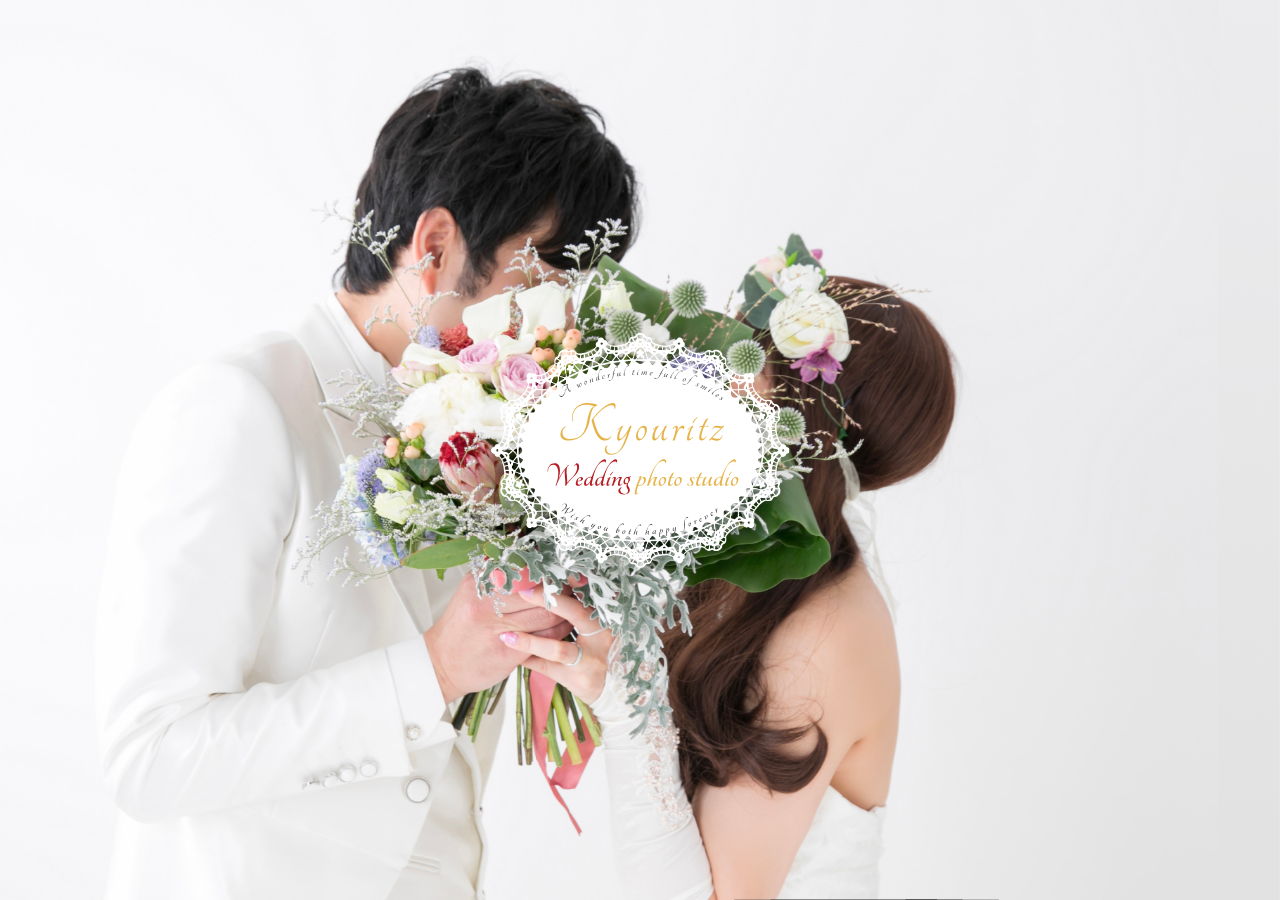
<file: kyouritz-photo-studio/index.html>
<!DOCTYPE html>
<html lang="ja">

<head>
  <meta charset="UTF-8" />
  <meta name="viewport" content="width=device-width,initial-scale=1.0" />
  <title>kyouritz photo studio</title>
  <meta name="description" content="フォトウェディング専門サイト人気撮影スポットから二人の思い出の場所まで東京都内だけでなく関東近郊までロケーション撮影に特化しています！" />
  <meta name="keywords" content="" />
  <link rel="stylesheet" href="css/slick.css" />
  <link rel="stylesheet" href="css/slick-theme.css" />
  <link rel="stylesheet" href="css/magnific-popup.css" />
  <link rel="stylesheet" href="css/reset.css" />
  <link rel="stylesheet" href="css/style.css" />
</head>

<body>
  <div class="main_img">
    <ul class="slide_img">
      <li class="slide_item"><img src="img/1786562_m.png" alt="" /></li>
      <li><img src="img/image01.png" alt="" /></li>
      <li><img src="img/1952387_m.png" alt="" /></li>
    </ul>
  </div>

  <div class="site-wrapper">
    <div class="nav_wrap">
      <div id="nav_side" class="nav_side">
        <nav>
          <ul>
            <li><a href="#">HOME</a></li>
            <li><a href="#about">ABOUT US</a></li>
            <li><a href="#news">NEWS</a></li>
            <li><a href="#clothes">CLOTHES</a></li>
            <li><a href="#plan"><span class="down">PHOTO </span>WEDDING <span class="down">PLAN</span></a></li>
            <li><a href="#gallery"><span class="down">PHOTO </span><span class="down">GALLERY</span></a></li>
            <li><a href="#spot"><span class="down">PHOTO </span>SPOT <span class="down">RANKING</span></a></li>
            <li><a href="#camera"><span class="down">PHOTO </span><span class="down">GRAPHER</span></a></li>
            <li><a href="#map"><span class="down">INFOR </span><span class="down">MATION</span></a></li>
            <li><a href="#banner">BANNER</a></li>
          </ul>
        </nav>
      </div>
    </div>

    <div class="scroll-container">
      <div class="container">
        <header>
          <div class="logo-wrap">
            <figure class="main-logo"><img src="img/logo-a.svg" alt="kyouritz photo studio" /></figure>
            <div class="nav-button">
              <span></span>
              <span></span>
              <span></span>
            </div>
          </div>
          <div class="header_content">
            <h1 class="logo">
              <a href=""><img src="img/logo-a.svg" alt="kyouritz photo studio" /></a>
            </h1>
          </div>
        </header>

        <main>
          <section id="about" class="about">
            <h2>ABOUT US</h2>
            <div class="content_box">
              <div class="about_wrap">
                <div class="about_box">
                  <h3>Concept</h3>
                  <p class="about_txt">
                    幸せな瞬間を私どもが<br />お手伝いいたします
                  </p>
                </div>
              </div>
              <figure class="about_img1">
                <img src="img/wedding-dresses-g3e04cf6f2_1920.jpg" alt="" />
              </figure>
              <figure class="about_img2">
                <img src="img/bride-geb69f7d43_1280.jpg" alt="" />
              </figure>
              <figure class="about_img3">
                <img src="img/woman-g38e8fe4d3_1280.jpg" alt="" />
              </figure>
            </div>
          </section>
          <!-- /about -->

          <section id="news" class="news">
            <h2>NEWS</h2>
            <div class="news_container content_box">
              <div class="news_wrap">
                <figure>
                  <img src="img/salon-of-wedding-dresses-g6d858b3ac_1920.jpg" alt="7/1ウェディングドレス試着会を始めました" />
                </figure>
                <p>
                  <span>2025.07.01</span><br />ウェディングドレス試着会を始めました
                </p>
              </div>
              <div class="news_wrap">
                <figure>
                  <img src="img/22686413_s.jpg" alt="6/25撮影スポットランキングを更新しました" />
                </figure>
                <p>
                  <span>2025.06.25</span><br />撮影スポットランキングを更新しました
                </p>
              </div>
              <div class="news_wrap">
                <figure>
                  <img src="img/2331110_s.jpg" alt="撮影プランの料金変更を行いました" />
                </figure>
                <p>
                  <span>2025.06.01</span><br />撮影プランの料金変更を行いました
                </p>
              </div>
            </div>
          </section>
          <!-- /news -->

          <section id="clothes" class="clothes">
            <h2>CLOTHES</h2>
            <div class="content_box slide">
              <div class="clothes_wrap">
                <figure>
                  <img src="img/wedding-dress-g3cdbdb13e_1280.jpg" alt="" />
                </figure>
                <div class="slide_text">
                  <p>洋装</p>
                  <p>Western clothing</p>
                </div>
              </div>
              <div class="clothes_wrap">
                <figure>
                  <img src="img/3471812_s.jpg" alt="" />
                </figure>
                <div class="slide_text">
                  <p>和装</p>
                  <p>Japanese clothing</p>
                </div>
              </div>
              <div class="clothes_wrap">
                <figure>
                  <img src="img/clothes03.png" alt="" />
                </figure>
                <div class="slide_text">
                  <p>メンズ</p>
                  <p>Men's</p>
                </div>
              </div>
            </div>
          </section>
          <!-- /clothes -->

          <section id="plan" class="plan">
            <h2>PHOTO WEDDING PLAN</h2>
            <div class="content_box">
              <div class="plan_wrap">
                <div class="plan_txt">
                  <h3>スタジオプラン</h3>
                  <ul>
                    <!-- <li>プラン内容</li> -->
                    <li>衣装</li>
                    <li>ヘアメイク</li>
                    <li>レタッチ</li>
                    <li>アルバム</li>
                    <li>写真データ</li>
                    <li>10,800~</li>
                  </ul>
                </div>
                <div class="plan_img">
                  <img src="img/bride-gbab612ad4_1920.jpg" alt="" />
                </div>
              </div>
              <div class="plan_wrap">
                <div class="plan_txt">
                  <h3>ロケーションプラン</h3>
                  <ul>
                    <!-- <li>プラン内容</li> -->
                    <li>衣装</li>
                    <li>ヘアメイク</li>
                    <li>レタッチ</li>
                    <li>アルバム</li>
                    <li>写真データ</li>
                    <li>21,600~</li>
                  </ul>
                </div>
                <div class="plan_img">
                  <img src="img/1952387_m.png" alt="" />
                </div>
              </div>
            </div>
          </section>

          <section id="gallery" class="gallery">
            <h2>PHOTO GALLERY</h2>
            <div class="content_box photo-gallery">
              <div class="gallery_top">
                <ul>
                  <li>
                    <a href="img/26695681_m.jpg"><img src="img/26695681_m.jpg" alt="" /></a>
                  </li>
                  <li>
                    <a href="img/3941803_s.jpg"><img src="img/3941803_s.jpg" alt="" /></a>
                  </li>
                  <li>
                    <a href="img/1952302_s.jpg"><img src="img/1952302_s.jpg" alt="" /></a>
                  </li>
                </ul>
              </div>
              <div class="gallery_bottom">
                <ul>
                  <li>
                    <a href="img/26314155_s.jpg"><img src="img/26314155_s.jpg" alt="" /></a>
                  </li>
                  <li>
                    <a href="img/25770377_s.jpg"><img src="img/25770377_s.jpg" alt="" /></a>
                  </li>
                  <li>
                    <a href="img/bride-g3c2747a3b_1920.jpg"><img src="img/bride-g3c2747a3b_1920.jpg" alt="" /></a>
                  </li>
                </ul>
              </div>
            </div>
          </section>
          <!-- /gallery -->

          <section id="spot" class="spot">
            <h2>Photo spot ranking</h2>
            <div class="content_box">
              <div class="spot_wrap">
                <div class="spot_img">
                  <figure>
                    <img src="img/image03.PNG" alt="" />
                  </figure>
                </div>
                <div class="spot_txt">
                  <p><span>１位</span>ビーチ</p>
                </div>
              </div>
              <div class="spot_wrap">
                <div class="spot_img">
                  <figure>
                    <img src="img/25989330_s.jpg" alt="" />
                  </figure>
                </div>
                <div class="spot_txt">
                  <p><span>２位</span>チャペル</p>
                </div>
              </div>
              <div class="spot_wrap">
                <div class="spot_img">
                  <figure>
                    <img src="img/image02.PNG" alt="" />
                  </figure>
                </div>
                <div class="spot_txt">
                  <p><span>３位</span>東京駅</p>
                </div>
              </div>
              <p class="more">
                <a href="#">さらにくわしく</a>
              </p>
            </div>
          </section>
          <!-- /spot -->

          <section id="camera" class="camera">
            <h2>PHOTOGRAPHER</h2>
            <div class="content_box">
              <div class="camera_container photo-gra">
                <div class="camera_warp">
                  <figure>
                    <a href="img/22759277_s.jpg"><img src="img/22759277_s.jpg" alt="" /></a>
                  </figure>
                  <p>Ayaka Nakamura</p>
                </div>
                <div class="camera_warp">
                  <figure>
                    <a href="img/24883622_s.jpg"><img src="img/24883622_s.jpg" alt="" /></a>
                  </figure>
                  <p>Madoka Ito</p>
                </div>
                <div class="camera_warp">
                  <figure>
                    <a href="img/26158937_s.jpg"><img src="img/26158937_s.jpg" alt="" /></a>
                  </figure>
                  <p>Sakura Takayama</p>
                </div>
                <div class="camera_warp">
                  <figure>
                    <a href="img/3961692_s.jpg">
                      <img src="img/3961692_s.jpg" alt="" /></a>
                  </figure>
                  <p>Taro Tanaka</p>
                </div>
                <div class="camera_warp">
                  <figure>
                    <a href="img/22215643_s.jpg"><img src="img/22215643_s.jpg" alt="" /></a>
                  </figure>
                  <p>Ryuichi Sato</p>
                </div>
                <div class="camera_warp">
                  <figure>
                    <a href="img/24852151_s.jpg"><img src="img/24852151_s.jpg" alt="" /></a>
                  </figure>
                  <p>Takumi Takahashi</p>
                </div>
              </div>
            </div>
          </section>
        </main>

        <footer>
          <section id="map" class="map">
            <h2>Information</h2>
            <div class="content_box">
              <div class="map_wrap">
                <div class="map_txt">
                  <ul>
                    <li><span>店舗情報</span></li>
                    <li><span>〒xxx-xxxxx<br />東京都中野区x-xx-xx</span></li>
                    <li><span>電話番号</span></li>
                    <li><span>03-xxxx-xxxx</span></li>
                    <li><span>Mail Address</span></li>
                    <li><span>kyouritz_photo_studio@co.jp</span></li>
                    <li><span>営業時間</span></li>
                    <li><span>11:00～20:00</span></li>
                  </ul>
                </div>
                <div class="map_box">
                  <iframe
                    src="https://www.google.com/maps/embed?pb=!1m18!1m12!1m3!1d549.1786915095107!2d139.68498200134417!3d35.706207120582974!2m3!1f0!2f0!3f0!3m2!1i1024!2i768!4f13.1!3m3!1m2!1s0x6018f2c984c5e54f%3A0xc96bd8d3c085704d!2z44CSMTY0LTAwMDMg5p2x5Lqs6YO95Lit6YeO5Yy65p2x5Lit6YeO77yU5LiB55uu77yS4oiS77yT!5e0!3m2!1sja!2sjp!4v1763277974171!5m2!1sja!2sjp"
                    width="600" height="450" style="border: 0" allowfullscreen="" loading="lazy"
                    referrerpolicy="no-referrer-when-downgrade"></iframe>
                </div>
              </div>
            </div>
          </section>
          <!-- /map -->
          <section id="banner" class="banner">
            <h2>BANNER</h2>
            <h3>Bridal Fair</h3>
            <figure>
              <a href="#">
                <img src="img/banner1.jpg" alt="ブライダルフェア" />
              </a>
            </figure>
            <h3>Wedding Dress 試着会</h3>
            <figure>
              <a href="#">
                <img src="img/banner2.jpg" alt="ウェディングドレス試着会" />
              </a>
            </figure>
          </section>
          <div class="logo_wrap">
            <figure class="logo">
              <a href=""><img src="img/logo-a.svg" alt="kyouritz photo studi" />kyouritz_photo_studi</a>
            </figure>
            <!-- /baner -->
            <p>&copy;kyouritz_photo_studio</p>
          </div>
        </footer>
      </div>
    </div>
  </div>
  <script src="js/jquery-3.7.1.min.js"></script>
  <script src="js/slick.min.js"></script>
  <script src="js/jquery.magnific-popup.min.js"></script>
  <script src="js/script.js"></script>
</body>

</html>
</file>
<file: brilliant-motion/css/style.css>
@charset "UTF-8";
/* --- 変数定義 --- */
:root {
    --main-color: #0B1F3A;
    --sub-color: #D4AF37;
    --sub-text-color: #D76E79;
    --base-color: #EBE0D8;
    --white: #fff;
    --black: #000;
}

html {
    scroll-behavior: smooth;
}
/* header */
.conteiner {
    max-width: 64rem;
    margin: 0 auto;
    padding-top: 6.6rem;
    background: var(--main-color);
    box-sizing: border-box;
}
h1 {
    width: 20rem;
    margin: 0 auto;
    position: fixed;
    top: 13px;
    right: 0;
    left: 0;
}
header {
    width: 100%;
    height: 6.6rem;
    max-width: 640px;
    position: fixed;
    top: 0;
    display: flex;
    align-items: center;
    padding: 0 1rem;
    z-index: 3;
    background: var(--main-color);
}
.img-button {
    position: relative;
    display: inline-block;
    width: 150px;
    height: auto;
    overflow: hidden;
    top: 0;
    margin-left: auto;
}
.img-button img {
    width: 100%;
    height: auto;
    display: block;
    transition: opacity 0.5s ease;
}
.img-button .hover {
    position: absolute;
    top: 0;
    left: 0;
    opacity: 0;
}
.img-button:hover .normal {
    opacity: 0;
}
.img-button:hover .hover {
    opacity: 1;
}

nav {
    height: calc(100% - 6.6rem);
    position: fixed;
    top: 6.6rem;
    left: calc(50% + 34rem);
    z-index: 1;
    background: var(--base-color);
    opacity: .4;
}
nav ul {
    height: 100%;
    overflow: auto;
}
nav a {
    display: block;
    color: var(--main-color);
    padding: 1.3rem 2rem;
    line-height: 1.5;
}
nav a:hover {
    color: var(--black);
    font-weight: bold;
}
.content {
    width: 100%;
    margin: 0 auto;
    padding: 5rem 2rem;
    color: var(--white);
    box-sizing: border-box;
    overflow: hidden;
}
#main-top {
    padding: 0 0 5rem;
    color: var(--white);
    position: relative;
}
.topimg-box li:nth-child(1) {
    position: absolute;
    top: 30px;
    left: 170px;
    font-size: 2.4rem;
    font-weight: bold;
}
.topimg-box li:nth-child(2) {
    position: absolute;
    top: 80px;
    left: 50px;
}
.topimg-box li:nth-child(2) img {
    width: 25rem;
}
.topimg-box li:nth-child(3) {
    position: absolute;
    top: 44px;
    right: 65px;
    z-index: 1;
}
.topimg-box li:nth-child(4) {
    position: absolute;
    top: 110px;
    right: 20px;
}
.bottomimg-box li:nth-child(1) {
    position: absolute;
    bottom: 100px;
    left: 50px;
}
.bottomimg-box li:nth-child(2) {
    position: absolute;
    bottom: 100px;
    right: 40px;
}
.content-title {
    width: 100%;
    margin: 0 auto;
    text-align: center;
}
.content-title ul {
    display: flex;
    justify-content: center;
}
.content-title li:nth-child(2) {
    padding: 0 3rem;
}
.content-title h2, .content-title h3 {
    margin-bottom: 5rem;
}
.about-wrap {
    width: 100%;
    gap: 1rem;
    display: flex;
    justify-content: space-between;
}
.about-box {
    width: calc(100% / 3);
    padding: 2rem 1.5rem;
    font-size: 1.2rem;
    box-sizing: border-box;
    background: var(--base-color);
    border-radius: 15px;
}
.about-box li {
    text-align: center;
    padding-bottom: 3rem;
    box-sizing: border-box;
}
.about-box li:nth-child(1) {
    font-size: 2rem;
    color: var(--sub-text-color);
    font-weight: bold;
}
.about-box li:nth-child(2) img {
    height: 46px;
}
.about-box li:nth-child(3) {
    color: var(--white);
    padding: 1rem;
    border-radius: 15px;
    background: var(--sub-text-color);
}
.about-box li:nth-child(4) {
    padding: 2rem 0 0;
    line-height: 1.8;
    color: var(--main-color)
}
.kirakira {
    padding-top: 10rem;
}
.details-box {
    display: flex;
    justify-content: space-between;
    margin-bottom: 5rem;
}
.details-box ul {
    width: calc((100% / 2) - 2rem);
}
.details-box li:nth-child(1) {
    border: 1px solid var(--white);
    padding: 1.5rem 3rem 1rem;
    border-radius: 25px;
    width: 65%;
    text-align: center;
}
.details-box li:nth-child(2) {
    padding-top: 2rem;
    line-height: 1.8;
}
.details-box:nth-of-type(odd) {
    flex-direction: row-reverse;
}
.details-box figure {
    width: calc((100% / 2) - 1rem);
    border: 1px solid var(--sub-color);
    padding: 1rem;
    border-radius: 15px;
    height: 199px;
    box-sizing: border-box;
    overflow: hidden;
}
.details-box img {
    border-radius: 15px;
    object-fit: cover;
    height: 179px;
    width: 100%;
    box-sizing: border-box;
}
.details-box:last-of-type {
    margin-bottom: 0;
}
.fee-wrap {
    border: 1px solid var(--sub-color);
    border-radius: 15px;
    padding: 1rem;
    box-sizing: border-box;
}
.fee-box {
    width: 100%;
    padding: 4rem 0;
    background: var(--base-color);
    gap: 5rem;
    color: var(--main-color);
    align-items: center;
    border-radius: 15px;
    overflow: hidden;
}
.feebox-wrap {
    width: 70%;
    margin: 0 auto;
    display: flex;
    justify-content: center;
    align-items: center;
    border-top: 1px solid rgba(11, 31, 58, .3);
    border-bottom: 1px solid rgba(11, 31, 58, .3);
    padding: 3rem 0;
    text-align: center;
    gap: 5rem;
}
.fee-left strong {
    font-size: 3.6rem;
    padding-right: 1rem;
}
.fee-right li {
    line-height: 1.8;
    text-align: left;
}
.fee-bottom {
    padding-top: 2rem;
    text-align: center;
}
.fee-bottom li:last-of-type {
    padding-top: 5rem;
    color: var(--sub-text-color);
}
#flow .content-title p {
    width: calc((100% / 1/3) + 1rem);
    padding: 1.5rem 0;
    margin: 0 auto 4rem;
    background: var(--base-color);
    color: var(--sub-text-color);
    border-radius: 30px;
    font-weight: bold;
}
.schedule {
    width: 100%;
    margin-bottom: 5rem;
    text-align: center;
}
.program-conteiner {
    position: relative;
    border: 1px solid #fff;
    border-radius: 15px;
    padding: 0 1rem;
    box-sizing: border-box;
    margin-right: 10px;
}
.program-conteiner::before {
    content: "";
    width: 100%;
    height: 100%;
    border: 1px solid #fff;
    position: absolute;
    top: 10px;
    left: 10px;
    border-radius: 15px;
    padding: 10px;
    box-sizing: border-box;
}
.program-conteiner::after {
    content: "・・・ ★ ・・・";
    background: #0B1F3A;
    padding: 0 2rem;
    position: absolute;
    top: -6px;
    font-size: 1rem;
    text-align: center;
    left: 30px;
}
.program {
    width: 100%;
    background-size: 100% 100%;
    text-align: center;
    display: flex;
    justify-content: center;
    align-items: flex-start;
    flex-wrap: wrap;
}
.program::before {
        content: "・・・ ★ ・・・";
    background: #0B1F3A;
    padding: 0 2rem;
    position: absolute;
    bottom: -15px;
    right: 30px;
    font-size: 1rem;
    text-align: center;
}
.program h4 {
    width: 100%;
    padding: 5rem 0;
}
.program-wrap {
    width: calc(50% - .5px);
    padding: 2rem 0;
    margin-bottom: 5rem;
}
.left-wrap {
    border-right: 1px solid  var(--white);
}
.program-wrap:first-of-type li {
    line-height: 2;
    text-align: left;
    padding-left: 10rem;
}
.program-wrap:last-of-type li {
    line-height: 2;
    text-align: left;
    padding-left: 8rem;
}
.program-wrap li:nth-child(1) {
    font-size: 2rem;
    text-align: center;
    padding-left: 0;
}
.content h3 {
    line-height: 2;
}
#performers li {
    list-style: none;
}
.performers-wrap {
    display: flex;
    justify-content: space-between;
}
.performers-box li.bk-frame {
    width: 90%;
    margin: 2rem auto 0;
    background: url(../img/frame2.png) no-repeat center;
    background-size: 100% 100%;
    padding: 2rem 0;
    box-sizing: border-box;
    text-align: center;
}
.performers-box li.bk-frame li {
    line-height: 2;
}
.center-btn {
    margin-top: 5rem;
    text-align: center;
}
.center-btn a.img-button {
    width: auto;
}

/* アコーディオン */
.accordion-song {
    width: 100%;
    margin-bottom: 7px;
    border-bottom: 2px solid #d0d0d0;
    text-align: center;
}
.accordion-song h3 {
    width: 100%;
    text-align: center;
}
.accordion-song-box h3 {
 margin-top: 5rem;
}
.accordion-song summary {
    display: flex;
    justify-content: space-between;
    align-items: center;
    position: relative;
    padding: 1em 2em;
    color: var(--white);
    font-weight: 600;
    cursor: pointer;
}
.accordion-song .ytb-box {
    margin: 5rem 0 3rem;
}
.accordion-song .link-txt {
    text-align: right;
    margin-bottom: 5rem;
}
.accordion-song .link-txt:hover {
    color: var(--sub-color);
}
.accordion-song .link-txt a {
    position: relative;
}
.accordion-song .link-txt a::after {
    position: absolute;
    left: 0;
    content: '';
    width: 100%;
    height: 2px;
    background: var(--sub-color);
    bottom: -10px;
    transform: scale(0, 1);
    transform-origin: right top;
    transition: transform 0.5s;
}
.accordion-song .link-txt a:hover::after {
  transform: scale(1, 1);
  transform-origin: left top;
}
.accordion-song span {
    display: inline-block;
    line-height: 1.8;
}
.accordion-song summary::marker {
    display: none;
}
.accordion-song summary::after {
    transform: translateY(-25%) rotate(45deg);
    width: 7px;
    height: 7px;
    margin-left: 10px;
    border-bottom: 3px solid var(--white);
    border-right: 3px solid var(--white);
    content: '';
    transition: transform .3s;
}
.accordion-song[open] summary::after {
    transform: rotate(225deg);
}
.accordion-song .ytb-song {
    transform: translateY(-10px);
    opacity: 0;
    margin: 0;
    padding: .3em 2em 1.5em;
    color: #333333;
    transition: transform .5s, opacity .5s;
}
.accordion-song[open] .ytb-song {
    transform: none;
    opacity: 1;
}
.photo-wrap p {
    text-align: center;
    line-height: 2;
    margin-bottom: 5rem;
}
.photo-wrap p span.txt-color {
    color: var(--sub-text-color);
    line-height: 2;
}
.photo-wrap figure {
    border: 1px solid var(--sub-color);
    margin-bottom: 3rem;
    border-radius: 15px;
    overflow: hidden;
}
.note {
    width: 100%;
    padding: 2rem;
    border: 1px solid var(--sub-color);
    border-radius: 15px;
    overflow: hidden;
}
.note-wrap {
    background: var(--sub-color);
    border-radius: 15px;
    overflow: hidden;
    padding: 3rem;
    color: var(--main-color);
}
.note-wrap ul {
    list-style-position: inside;
}
.note-wrap li {
    padding-left: 1em;
    text-indent: -1em;
    line-height: 2;
}
.food-conteiner-wrap {
    width: 100%;
    padding: 2rem;
    border: 1px solid var(--sub-color);
    border-radius: 15px;
    overflow: hidden;
}
.tax-txt {
    text-align: right;
    padding: 0 2rem 1rem 0;
}
.food-box {
    background: var(--base-color);
    border-radius: 15px;
    overflow: hidden;
    padding: 5rem 3rem;
    color: var(--main-color);
    text-align: center;
}
.food-wrap h3 {
    background: url(../img/ikon1.png) no-repeat center;
    background-size: contain;
    margin-bottom: 5rem;
}
.service-wrap {
    padding: 2rem 3rem;
    width: 80%;
    border: 1px solid var(--main-color);
    margin: 0 auto 3rem;
    border-radius: 15px;
    overflow: hidden;
}
.set-box {
    width: calc((100% / 3) - 2px);
}
.service-wrap li {
    line-height: 2;
}
.set-box-wrap {
    display: flex;
    justify-content: space-between;
}
.set-box li {
    line-height: 1.8;
    font-size: 1.3rem;
    padding-bottom: 1rem;
}
.set-box:nth-of-type(even) ul {
    border-left: 1px solid var(--main-color);
    border-right: 1px solid var(--main-color);
}
.set-box .set-title {
    display: flex;
    align-items: center;
    justify-content: center;
    font-size: 1.6rem;
}
.set-box .set-title strong {
    line-height: 2;
}
.set-box li:nth-child(2) {
    padding: 2rem 0;
    color: var(--sub-text-color);
    font-weight: bold;
    font-size: 1.6rem;
}
.set-box span {
    display: inline-block;
}
.set-box figure {
    margin: 3rem 0;
}
.set-box figure.space-img {
    margin-top: 8.5rem;
}
.menu-conteiner {
    width: 100%;
    display: flex;
    justify-content: space-between;
    margin: 2rem 0;
}
.food-conteiner {
    width: calc((100% / 2) - 1rem);
    border: 1px solid var(--sub-color);
    border-radius: 15px;
    text-align: center;
    background: var(--base-color);
    color: var(--main-color);
    padding: 2rem;
    box-sizing: border-box;
}
.food-conteiner .single-wrap {
    padding-top: 2rem;
}
.food-conteiner .single-wrap h3 {
    background: url(../img/ikon2.png) no-repeat center;
    background-size: contain;
    margin-bottom: 3rem;
}
.food-menu {
    text-align: left;
    font-size: 1.3rem;
    padding-bottom: 3rem;
}
.food-menu p {
    padding-bottom: 1rem;
    font-size: 1.4rem;
    font-weight: bold;
}
.food-menu-wrap {
    display: flex;
    justify-content: space-between;
}
.food-menu-wrap li {
    line-height: 2;
}
.food-conteiner .sample-img {
    margin-bottom: 3rem;
}
.food-conteiner .dorinnku-wrap {
    padding-top: 2rem;
}
.food-conteiner .dorinnku-wrap h3 {
    background: url(../img/ikon3.png) no-repeat center;
    background-size: contain;
    margin-bottom: 3rem;
}
.food-menu-wrap ul {
    list-style-position: inside;
}
.food-menu-wrap li {
    padding-left: 1em;
    text-indent: -1em;
}
.sample-img1 {
    margin-bottom: 13.9rem;
}
.finale-wrap {
    display: flex;
    justify-content: space-between;
    border: 1px solid var(--sub-color);
    border-radius: 15px;
    overflow: hidden;
    background: var(--base-color);
    color: var(--main-color);
}
.sample-img2 {
    width: calc(100% / 2);
    padding: 3rem 4rem;
    box-sizing: border-box;
}
.sample-img2 img {
    border-radius: 15px;
}
.finale-wrap .set-wrap {
    width: calc(100% / 2);
    padding: 5rem 2rem 0 0;
    text-align: center;
    box-sizing: border-box;
}
.finale-wrap .set-wrap h3 {
    background: url(../img/ikon4.png) no-repeat center;
    background-size: contain;
    margin-bottom: 5rem;
}
.finale-wrap .set-wrap li {
    font-size: 1.4rem;
    margin-bottom: 2rem;
}
.finale-wrap .set-wrap li:last-child {
    color: var(--sub-text-color);
    margin-bottom: 4rem;
    font-weight: bold;
}

/* ボタン全体のスタイル */
.viewmore {
    text-align: right;
}
.btn-view-more {
    display: inline-flex;
    flex-direction: column; /* テキストと線を縦に並べる */
    align-items: flex-start;
    text-decoration: none;
    color: #333; /* 文字色 */
    font-family: serif; /* 画像に近いセリフ体 */
    font-size: 12px;
    letter-spacing: 0.1em;
    position: relative;
    width: fit-content;
}
/* テキスト部分 */
.btn-view-more .text {
    padding-left: 40px; /* 画像のバランスに合わせる */
    transition: all 0.3s ease;
}
/* 下の線部分 */
.btn-view-more .line {
    position: relative;
    width: 150px; /* 全体の長さ */
    height: 1px;
    background-color: #ccc; /* 線の色 */
    margin-top: 5px;
    transition: all 0.3s ease;
}
/* 右端の斜め線（矢印部分）を擬似要素で作る */
.btn-view-more .line::after {
    content: '';
    position: absolute;
    right: 0;
    bottom: 0;
    width: 15px;
    height: 1px;
    background-color: #ccc;
    transform: rotate(45deg); /* 45度傾けて矢印にする */
    transform-origin: right bottom;
}

/* --- ホバー時のアニメーション --- */
.btn-view-more:hover .text {
    /* 文字を少し右にずらす */
    transform: translateX(5px);
    opacity: 0.6;
}
.btn-view-more:hover .line {
    /* 線を右に伸ばす */
    width: 170px; 
    background-color: #000; /* ホバー時に線を濃くする */
}
.btn-view-more:hover .line::after {
    background-color: #000;
}

.order {
    margin: 4rem auto 0;
    border: 1px solid var(--sub-color);
    border-radius: 15px;
    overflow: hidden;
    position: relative;
}
.order figure:first-of-type img {
    width: 100%;
    object-fit: cover;
}
.order-txt li h3 {
    position: absolute;
    top: 45%;
    left: 50%;
    transform: translate(-50%, -50%);
    font-size: 2.4rem;
    color: var(--sub-color);
}
.order-txt li:last-of-type {
    position: absolute;
    top: 75%;
    left: 50%;
    transform: translate(-50%, -50%);
    text-align: center;
    line-height: 1.6;
    font-size: 1.4rem;
}
.order .order-btn {
    position: absolute;
    top: 40%;
    right: 4%;
}
.rental-box {
    width: 100%;
    padding-bottom: 5rem;
    display: flex;
    justify-content: space-between;
    align-items: center;
}
.rental-box:nth-of-type(even) {
    flex-direction: row-reverse;
}
.rental-box:last-of-type {
    padding-bottom: 0;
}
.rental-box figure {
    width: calc((100% / 2) - 1rem);
}
.rental-box ul {
    width: calc((100% / 2) - 1rem);
}
.rental-box li {
    width: 100%;
    line-height: 2;
}
.rental-box li:first-of-type {
    font-size: 2.4rem;
    font-weight: bold;
    text-align: center;
}
.rental-box li:nth-child(2) {
    padding-bottom: 3rem;
    text-align: center;
    color: var(--sub-text-color);
}
.rental-box li:last-child {
    font-weight: normal;
}
.rental-wrap .last-rental li {
    font-size: 1.6rem;
    text-align: left;
}
.benefits-wrap {
    display: flex;
    justify-content: space-between;
}
.benefits-box {
    width: calc((100% / 3) - 1rem);
    padding: 3rem 2rem;
    border: 1px solid var(--sub-color);
    border-radius: 15px;
    text-align: center;
    box-sizing: border-box;
}
.benefits-box h3 {
    padding-bottom: 2rem;
}
.benefits-box figure {
    width: 60%;
    margin: 0 auto 4rem;
    border: 1px solid var(--sub-color);
    border-radius: 50%;
    overflow: hidden;
}
.benefits-box p {
    font-size: 1.4rem;
    text-align: left;
}
.benefits-box p span {
    line-height: 2;
    display: inline-block;
}
.benefits-box li {
    line-height: 2;
    font-size: 1.4rem;
}
.sns-box li:nth-of-type(odd) {
    border: 1px solid var(--white);
    border-radius: 15px;
    text-align: center;
}
.sns-box li:nth-of-type(even) {
    padding: 1rem 0;
    text-align: center;
}
.sns-box li:last-of-type {
padding-bottom: 0;
}
.benefits-box li {
    font-size: 1.4rem;
    text-align: left;
}
.access-wrap ul {
    width: 65%;
    margin: 0 auto;
    padding: 2rem 0;
    border: 1px solid var(--white);
    text-align: center;
    border-radius: 15px;
}
.access-wrap li {
    line-height: 2;
}
.access-wrap p {
    padding: 3rem 0;
    text-align: center;
}
.access-wrap figure {
    width: calc(100% - 10rem);
    margin: 0 auto;
}
.access-wrap iframe {
    width: 100%;
    margin: 0 auto 5rem;
    border: 2px solid var(--sub-color);
    box-sizing: border-box;
    border-radius: 15px;
}
.access-box {
    display: flex;
    justify-content: center;
    align-items: center;
    padding-bottom: 5rem;
}
.access-box p {
    width: 20%;
}
.access-txt {
    border-left: 1px solid var(--white);
    padding-left: 5rem;
}
.access-txt li {
    line-height: 2;
}
.access-img {
    display: flex;
    justify-content: space-between;
}
.access-img figure {
    width: calc((100% / 2) - 1rem);
    vertical-align: bottom;
    border: 1px solid var(--sub-color);
    border-radius: 15px;
    overflow: hidden;
}
.accordion1 {
    width: 100%;
    padding: 2rem;
    border: 1px solid var(--sub-color);
    border-radius: 15px;
}

/* アコーディオン２ */
.accordion-faq {
    width: 100%;
    background-color: var(--main-color);
    border-radius: 20px;
    margin-bottom: 2rem;
}
.accordion-faq:not([open]) {
    margin-bottom: 2rem;
}
.accordion-faq[open] p span {
    color: var(--sub-text-color);
}
.accordion-faq:last-of-type,
.accordion-faq:not([open]):last-of-type {
    margin-bottom: 0;
}
.accordion-faq summary {
    display: flex;
    justify-content: space-between;
    align-items: center;
    position: relative;
    padding: 1em 2em;
    border-radius: 20px 20px 0 0;
    background-color: var(--main-color);
    color: var(--sub-color);
    font-weight: 600;
    cursor: pointer;
    border: 1px solid var(--sub-color);
}
.accordion-faq summary::marker {
    display: none;
}
.accordion-faq summary::before,
.accordion-faq summary::after {
    width: 3px;
    height: .9em;
    border-radius: 5px;
    background-color: var(--sub-color);
    content: '';
}
.accordion-faq summary::before {
    position: absolute;
    right: 2em;
    rotate: 90deg;
}
.accordion-faq summary::after {
    transition: rotate .3s;
}
.accordion-faq[open] summary::after {
    rotate: 90deg;
}
.accordion-faq p {
    transform: translateY(-10px);
    opacity: 0;
    margin: 0;
    padding: 1em 2em 2em 2em;
    color: var(--white);
    transition: transform .5s, opacity .5s;
    border: 1px solid var(--sub-color);
    border-radius: 0 0 20px 20px;
}
.accordion-faq[open] p {
    transform: none;
    opacity: 1;
    border-radius: 0 0 20px 20px;
    line-height: 1.8;
}
.inquiry p {
    text-align: center;
    line-height: 2;
    margin-bottom: 5rem;
}
.message-btn {
    text-align: center;
}
.message-btn .img-button {
    width: 30rem;
}
footer {
    width: 100%;
    position: relative;
    color: var(--white);
}
.footer-wrap {
    width: 90%;
    margin: 0 auto;
    display: flex;
    justify-content: space-between;
    border-top: 1px solid var(--white);
    padding: 8rem 2rem;
    box-sizing: border-box;
}
.footer-wrap li {
    line-height: 2;
}
.shine {
    position: absolute;
    top: 140px;
    left: 190px;
}
.shine img {
    width: 50%;
}
.top-btn {
    width: 80%;
    margin: 0 auto 5rem;
}
.top-btn a {
  display: inline-block;
  width: 100%;
  text-align: center;
  text-decoration: none;
  line-height: 60px;
  outline: none;
  color: #fff;
  -webkit-transition: all .3s;
  transition: all .3s;
}
.top-btn a:hover {
  transform: scale(0.9,0.9);
}
footer p {
    padding-bottom: 2rem;
    text-align: center;
}
.side-image {
    display: block;
    position: fixed;
    top: 0;
    width: calc((100% - 640px) / 2);
    height: 100vh;
    z-index: 1;
    background: cover center no-repeat;
}
.side-image-left {
    left: 0;
    background: url(../img/main-left.png);
    opacity: .8;
}
.side-image-right {
    right: 0;
    background: url(../img/main-right.png);
    opacity: .8;
}
#conteiner {
    box-shadow: 0 0 20px rgba(0, 0, 0, .1);
}
.content span.title-br {
    display: inline-block;
}
.anywhere {
    line-break: anywhere;
}
.content {
	scroll-margin-top: 50px;
}

element.style {
    display: flex;
    align-items: center;
}


a.a-hover {
    display: flex;
    align-items: center;
    padding-bottom: 2rem;
}
a.a-hover::before {
    content: "";
    width: 10px;
    height: 10px;
    opacity: 0;
    transition: .3s;
    background: url(../img/shine.png);
    display: block;
}
a.a-hover:hover::before {
    width: 10px;
    height: 10px;
    transform: translate(-15px, 0px);
    opacity: 1;
    transition: .3s;
}

/* Loading背景画面設定　*/
#splash {
/*fixedで全面に固定*/
  position: fixed;
  width: 100vw;
  height: 100vh;
  z-index: 999;
  background:var(--main-color);
  text-align:center;
  color:#fff;
}

/* Loading画像中央配置　*/
#splash_logo {
  position: absolute;
  top: 50%;
  left: 50%;
  transform: translate(-50%, -50%);
}

/* Loading アイコンの大きさ設定　*/
#splash_logo img {
  width:30vw;
}

/* fadeUpをするアイコンの動き */
.fadeUp{
animation-name: fadeUpAnime;
animation-duration:0.5s;
animation-fill-mode:forwards;
opacity: 0;
}

@keyframes fadeUpAnime{
  from {
    opacity: 0;
  transform: translateY(100px);
  }

  to {
    opacity: 1;
  transform: translateY(0);
  }
}

/* レスポンシブ */
@media screen and (max-width: 940px) {
    h1 {
        width: 17rem;
        top: 10px;
    }
    .nav-button {
        width: 4rem;
        height: 4rem;
        margin-left: 1rem;
        position: relative;
        top: 0;
        right: -10px;
        z-index: 100;
        cursor: pointer;
    }
    .nav-button span {
        display: block;
        width: 2rem;
        height: 2px;
        background: var(--sub-color);
        position: absolute;
        left: 1;
        transition: all .3s;
    }
    .nav-button span:nth-child(1) {
        top: 1.2rem;
    }
    .nav-button span:nth-child(2) {
        top: 1.9rem;
    }
    .nav-button span:nth-child(3) {
        top: 2.6rem;
    }
    nav {
        position: fixed;
        top: 0;
        left: 415px;
        width: 40%;
        height: 100vh;
        padding-top: 6.6rem;
        background: var(--main-color);
        z-index: 2;
        opacity: 0;
        visibility: hidden;
        transition: all .4s;
        text-align: center;
    }
    nav a {
        color: var(--sub-color);
    }
    nav a:hover {
        color: var(--white);
    }
    .menu-open nav {
        opacity: 1;
        visibility: visible;
    }
    .menu-open .nav-button span:nth-child(1) {
        top: 1.9rem;
        transform: rotate(315deg);
    }
    .menu-open .nav-button span:nth-child(2) {
        opacity: 0;
    }
    .menu-open .nav-button span:nth-child(3) {
        top: 1.9rem;
        transform: rotate(-315deg);
    }
}
@media screen and (max-width: 820px) {
    nav {
        left: 401px;
    }
}
@media screen and (max-width: 768px) {
    nav {
        left: 397px;
    }
}
@media screen and (max-width: 768px) {
    nav {
        left: 397px;
    }
}
@media screen and (max-width: 640px) {
    .order-txt li:last-of-type {
        top: 70%;
    }
    .order .order-btn {
        top: 30%;
    }
}
@media screen and (max-width: 639px) {
    h1 {
        width: 19rem;
    }
    .heter-btn {
        width: 140px;
    }
    .content-title li:nth-child(2) {
        white-space: nowrap;
    }
    .topimg-box li:nth-child(1) {
        left: 140px;
    }
    .topimg-box li img {
        width: 100%;
        max-width: none;
    }
    .topimg-box li:nth-child(2) {
        width: 100%;
        top: 220px;
        left: 0;
    }
    .topimg-box li:nth-child(2) img {
        width: 100%;
    }
    .topimg-box li:nth-child(3) {
        width: 19%;
        top: 330px;
        right: 495px;
    }
    .topimg-box li:nth-child(4) {
        width: 19%;
        top: 540px;
        right: 20px;
    }
    .main-visual-button {
        display: none;
    }
    .bottomimg-box li:nth-child(1) {
        width: 100%;
        bottom: 140px;
    }
    .bottomimg-box li:nth-child(1) img {
        max-width: none;
    }
}
@media screen and (max-width: 430px) {
    h1 {
        width: 22rem;
        top: 13px;
        right: 175px;
    }
    .img-button {
        width: 120px;
    }
    .nav-button {
        margin-left: .5rem;
        right: -10px;
    }
    nav {
        left: 192px;
        width: 55%;
    }
    .content {
        padding: 3rem 2rem;
    }
    #photo .content-title li:nth-child(2) {
        white-space: unset;
    }
    .topimg-box li:nth-child(1) {
        width: 100%;
        top: 5%;
        left: 65%;
        transform: translateX(-50%);
    }
    .topimg-box li:nth-child(2) {
        width: 100%;
        top: 50%;
        left: 50%;
        transform: translate(-50%, -50%);
    }    
    .topimg-box li:nth-child(2) img {
        width: 100%;
        max-width: none;
    }
    .topimg-box li:nth-child(3) {
        top: 210px;
        right: 330px;
    }
    .topimg-box li:nth-child(4) {
        top: 340px;
    }
    .bottomimg-box li:nth-child(1) {
        width: 90%;
        bottom: 120px;
        left: 20px;
    }
    .bottomimg-box li:nth-child(1) img {
        width: 100%;
    }
    .bottomimg-box li:nth-child(2) {
        display: none;
    }
    .content-title ul {
        align-items: center;
    }
    .content-title li:nth-child(2) {
        line-height: 1.6;
    }
    .about-wrap {
        display: block;
        justify-content: unset;
    }
    .about-box {
        width: 100%;
        margin-bottom: 3rem;
        border-radius: 25px;
        font-size: 1.6rem;
    }
    .about-box li:nth-child(1) {
        font-size: 2.4rem;
        padding: 2rem 0 3rem;
    }
    .kirakira {
        padding-top: 3rem;
    }
    .about-box li:nth-child(2) img {
        width: 20%;
        height: auto;
    }
    .about-box li:nth-child(3) {
        width: 70%;
        margin: 0 auto;
    }
    .details-box {
        display: block;
        justify-content: unset;
    }
    .details-box ul {
        width: 100%;
    }
    .details-box li:nth-child(1) {
        margin: 0 auto;
    }
    .details-box li:nth-child(2) {
        padding: 3rem 0;
        line-height: 2;
    }
    .details-box figure {
        width: 100%;
    }
    .feebox-wrap {
        width: 85%;
        gap: 2.5rem;
    }
    .fee-left p {
        line-height: 2;
    }
    .fee-bottom li:last-of-type {
        padding-top: 3rem;
    }
    .fee-bottom .img-button {
        width: 40%;
    }
    #flow .content-title p {
        width: calc((100% / 1 / 1.5) + 1rem);
    }
    .program {
        display: block;
        justify-content: unset;
        align-items: unset;
    }
    .program-wrap {
        width: calc(80% - .5px);
    }
    .left-wrap {
        border-right: 0;
        border-bottom: 1px solid var(--white);
        margin: 0 auto;
    }
    .program-wrap:first-of-type li {
        line-height: 3;
        text-align: center;
        padding-left: 0;
    }
    .program h4 {
        padding: 7rem 0 1rem;
    }
    #flow .kirakira {
        padding-top: 3.5rem;
    }
    .right-wrap {
        padding-bottom: 7rem;
        margin: 0 auto;
    }
    .program-wrap:last-of-type li {
        line-height: 3;
        padding-left: 0;
        text-align: center;
    }
    .performers-wrap {
        display: block;
        justify-content: unset;
    }
    .performers-box li.bk-frame {
        width: 100%;
        background-size: contain;
        padding: 2.5rem 0;
        margin: 1rem auto 3rem;
    }
    .accordion-song .ytb-box iframe {
        width: 100%;
    }
    .food-box {
        padding: 5rem 2rem;
    }
    .service-wrap {
        width: 100%;
    }
    .set-box-wrap {
        display: block;
        justify-content: unset;
    }
    .set-box {
        width: 100%;
    }
    .set-box li {
        font-size: 1.6rem;
    }
    .set-box .set-title {
        font-size: 1.8rem;
    }
    .set-box figure.space-img {
        margin-top: 3rem;
    }
    .set-box figure {
        margin: 1rem 0 5rem;
    }
    .set-box:nth-of-type(even) ul {
        border-left: 0;
        border-right: 0;
    }
    .btn-view-more {
        font-size: 1.3rem;
    }
    .btn-view-more .text {
        padding-left: 3rem;
    }
    .menu-conteiner {
        display: block;
        justify-content: unset;
    }
    .food-conteiner {
        width: 100%;
        margin-bottom: 2rem;
    }
    .food-menu {
        font-size: 1.6rem;
    }
    .food-menu p {
        font-size: 1.8rem;
    }
    .finale-wrap {
        flex-direction: column-reverse;
    }
    .sample-img1 {
        margin-bottom: 3rem;
    }
    .set-box figure img {
        width: 70%;
    }
    .sample-img img {
        width: 80%;
    }
    .sample-img1 img {
        width: 70%;
    }
    .sample-img2 {
        width: 100%;
        padding: 3rem 4rem;
        box-sizing: border-box;
        text-align: center;
    }
    .sample-img2 img {
        width: 100%;
    }
    .finale-wrap .set-wrap {
        width: 100%;
    }
    .finale-wrap .set-wrap li {
        font-size: 1.6rem;
    }
    .order-txt li h3 {
        top: 34%;
    }
    .order-txt li:last-of-type {
        top: 57%;
        font-size: 1.5rem;
    }
    .order .order-btn {
        top: 74%;
    }
    .order .order-btn .img-button {
        width: 130px;
    }
    .benefits-wrap {
        display: block;
        justify-content: unset;
    }
    .benefits-box {
        width: 100%;
        margin-bottom: 3rem;
    }
    .benefits-box figure {
        width: 30%;
    }
    .benefits-box p {
        font-size: 1.6rem;
        text-align: center;
    }
    .sns-box li:nth-of-type(odd) {
        width: 55%;
        margin: 0 auto;
    }
    .benefits-box li {
        font-size: 1.6rem;
        text-align: center;
    }
    .access-wrap ul {
        width: 100%;
    }
    .access-wrap figure {
        width: 100%;
    }
    .access-box {
        flex-direction: column;
    }
    .access-box p {
        width: 100%;
        text-align: center;
        margin-bottom: 3rem;
    }
    .access-txt {
        border-top: 1px solid var(--white);
        border-left: 0;
        padding: 3rem 0 0;
    }
    .access-txt {
        width: 100%;
        border-top: 1px solid var(--white);
        border-left: 0;
        padding: 3rem 0 0 4rem;
    }
    .access-txt li {
        line-height: 2.5;
    }
    .inquiry p {
        text-align: left;
    }
    #inquiry .kirakira {
        padding: 3rem 0;
    }
    .shine {
        display: none;
    }
    footer {
        padding: 0 2rem;
        box-sizing: border-box;
    }
    .footer-wrap {
        width: 100%;
        padding: 5rem 2rem 3rem;
        gap: 0 3rem;
        flex-wrap: wrap;
    }
    .footer-wrap li {
        line-height: 3;
        font-size: 1.5rem;
    }
    .photo-wrap p {
        text-align: left;
    }
    .note-wrap {
        padding: 3rem 2rem;
    }
    .rental-box li:nth-child(2) {
        padding: 1.5rem 0 2rem;
        font-size: 2rem;
    }
}
@media screen and (max-width: 414px) {
    nav {
        left: 166px;
        width: 60%;
    }
    .feebox-wrap {
        display: block;
        justify-content: unset;
        align-items: unset;
    }
    .fee-right {
        padding-top: 2rem;
    }
    .fee-right li {
        text-align: center;
        line-height: 2;
    }
    .order-txt li h3 {
        width: 100%;
        text-align: center;
    }
    .order .order-btn .img-button {
        width: 125px;
    }
    .footer-wrap {
        padding: 5rem 1rem 3rem;
    }
}
@media screen and (max-width: 390px) {
    h1 {
        width: 18rem;
        top: 10px;
    }
    nav {
        left: 156px;
    }
    .topimg-box li:nth-child(1) {
        left: 60%;
    }
    .topimg-box li:nth-child(3) {
        right: 300px;
    }
    .topimg-box li:nth-child(4) {
        top: 300px;
    }
    .order-txt li h3 {
        top: 32%;
        left: 55%;
        font-size: 2rem;
    }
    .order-txt li:last-of-type {
        top: 56%;
        left: 55%;
        font-size: 1.4rem;
    }
    .order .order-btn {
        top: 74%;
        right: 28%;
    }
    .order .order-btn .img-button {
        width: 120px;
    }
    .footer-wrap li {
        font-size: 1.4rem;
    }
}
@media screen and (max-width: 375px) {
    .menu-open nav {
        width: 70%;
        left: 116px;
    }
    .topimg-box li:nth-child(3) {
        top: 195px;
        right: 293px;
    }
    .food-menu {
        font-size: 1.5rem;
    }
    .accordion-faq summary {
        font-size: 1.5rem;
    }
    .footer-wrap li {
        font-size: 1.3rem;
    }


}
</file>
<file: kyouritz-photo-studio/css/style.css>
@charset "UTF-8";

:root {
  --width: 100%;
  --max-width: 650px;
  --absolute: absolute;
  --relative: relative;
  --main-color: #E5B349;
  --txt-color: #5e5e5e;
  --text-align: center;
  --flex: flex;
  --margin: 0 auto;
}

html, body {
  height: 100%;
  overflow: hidden;
}

.container {
  width: var(--width);
  max-width: var(--max-width);
  height: 100%;
  margin: var(--margin);
  box-sizing: border-box;
}

.main_img {
  position: fixed;
  top: 0;
  left: 0;
  width: var(--width);
  height: 100vh;
  z-index: -1;
  transition: opacity 1s ease-in-out;
  opacity: 1;
}

.main_img img {
  width: var(--width);
  height: 100vh;
  object-fit: cover;
}

body.is-scrolled .main_img {
  opacity: 0.5;
}

.site-wrapper {
  display: var(--flex);
  height: 100vh;
  position: var(--relative);
}

.scroll-container {
  flex: 1;
  height: 100vh;
  overflow-y: scroll;
  position: var(--relative);
  z-index: 2;
}

header {
  height: 100vh;
  position: var(--relative);
}

.header_content {
  width: var(--width);
  position: var(--absolute);
  top: 50%;
  left: 50%;
  transform: translate(-50%, -50%);
  z-index: 10;
  text-align: var(--text-align);
  transition: all .5s ease;
}

.logo {
  font-size: 7rem;
  z-index: 100;
}

.logo a {
  display: block;
  color: var(--main-color);
}

.logo img {
  width: 30rem;
  vertical-align: middle;
}

/* フェードアウト用のクラス */
.main_img .fade-out {
  opacity: 0;
}

.slide_img {
  position: var(--relative);
  width: var(--width);
  height: 100%;
  list-style: none;
  margin: 0;
  padding: 0;
  overflow: hidden;
  background-color: #f0f8ff;
  /* 背景色を設定しておくと綺麗 */
}

.slide_item {
  position: var(--absolute);
  top: 0;
  left: 0;
  width: var(--width);
  height: 100%;
  background-repeat: no-repeat;
  background-size: contain;
}

.nav_wrap {
  position: var(--absolute);
  top: 70px;
  /* 画面中央(50%)から、メインコンテンツの半分(325px)＋nav幅(295px)＋余白(40px)を引いた位置に固定 */
  /* 画面が狭くなった時に画面外に消えないよう、最小値を20pxに設定 */
  left: max(20px, calc(50% - 660px));
  width: 295px;
  z-index: 3;
  background: transparent;
}

.nav_side {
  width: var(--width);
  display: none;
}

.nav_side-show {
  display: block;
}

.nav_wrap li {
  margin-bottom: 3rem;
  line-height: 2;
}

.nav_wrap li a {
  font-size: 2.2rem;
  color: var(--txt-color);
}

.nav_wrap li :hover {
  color: var(--main-color);
}

main {
  max-width: var(--max-width);
  width: var(--width);
  margin: var(--margin);
  padding: 0 1rem;
  box-sizing: border-box;
}

section {
  max-width: var(--max-width);
  margin: var(--margin);
  padding: 5rem 1rem;
  text-align: var(--text-align);
  box-sizing: border-box;
  position: var(--relative);
  color: var(--txt-color);
  background: #fff;
}

h2 {
  margin-bottom: 0rem;
  color: var(--main-color);
  border-bottom: 10px solid var(--main-color);
  padding: 0 1rem 1rem;
  display: inline-block;
}

h3 {
  margin-bottom: 3rem;
  color: var(--main-color);
}

.content_box {
  margin: 5rem 0 0;
}

#obout {
  background: transparent;
}

.about_wrap {
  width: 280px;
  height: 300px;
  padding: 3rem;
  background: url(../img/download.jpg) no-repeat center;
  background-size: cover;
  position: var(--absolute);
  top: 150px;
  right: 10px;
}

.about_box {
  background: #fff;
  padding: 6rem 3rem 7rem;
  box-sizing: border-box;
}

.about_txt {
  line-height: 1.8;
}

.about .about_img1 {
  width: 430px;
  margin-right: auto;
  z-index: 2;
}

.about .about_img2 {
  width: 500px;
  position: var(--absolute);
  top: 680px;
  right: 10px;
  z-index: 1;
}

.about .about_img3 {
  width: 550px;
  margin: 24.5rem auto 0 0;
}

.news_container {
  max-width: var(--max-width);
  height: 500px;
  padding-right: 1rem;
  overflow: scroll;
  box-sizing: border-box;
}

.news_container .news_wrap {
  width: var(--width);
  padding-bottom: 3rem;
  display: var(--flex);
  justify-content: space-between;
}

.news_container .news_wrap figure {
  width: calc(650px / 2);
}

.news_container .news_wrap figure img {
  width: var(--width);
  height: 300px;
  object-fit: cover;
}

.news_container .news_wrap p {
  margin-top: 2rem;
  line-height: 1.8;
  text-align: left;
  padding-left: 1rem;
  box-sizing: border-box;
}

.news_container .news_wrap p span {
  margin-bottom: -1rem;
  padding-right: 1rem;
  display: block;
}

.news_container :nth-of-type(even) {
  flex-direction: row-reverse;
}

.news_container :nth-of-type(even) p {
  padding: 0 1rem 0 0;
}

.clothes_wrap {
  position: var(--relative);
  overflow: hidden;
  height: 450px;
  border-radius: 10px;
  margin: 0;
}

.clothes_wrap figure {
  margin: 0;
  width: var(--width);
  height: 100%;
}

.clothes_wrap figure img {
  width: var(--width);
  height: 100%;
  object-fit: cover;
}

.slide_text {
  position: var(--absolute);
  bottom: 0;
  left: 0;
  right: 0;
  padding: 20px;
  background: rgba(0, 0, 0, 0.6);
  color: #fff;
  /* ★初期状態：下に隠す */
  transform: translateY(100%);
  opacity: 0;
  /* ★アニメーション設定 */
  transition: transform 1s ease-out, opacity 1s ease-out;
}

.slide_text p {
  line-height: 1.8;
}

.slick-current .slide_text {
  transform: translateY(0);
  opacity: 1;
}

.slick-prev:before, .slick-next:before {
  color: black;
}

.slick-prev:before, .slick-next:before {
  content: '';
}

.slick-prev, .slick-prev:hover, .slick-prev:focus {
  width: 50px;
  height: 50px;
  z-index: 50;
  left: 10px;
  background: url("../img/arrow-prev.png") no-repeat;
  background-size: contain;
}

.slick-next, .slick-next:hover, .slick-next:focus {
  width: 50px;
  height: 50px;
  z-index: 50;
  right: 10px;
  background: url("../img/arrow-next.png") no-repeat;
  background-size: contain;
}

.plan .plan_wrap {
  display: var(--flex);
  justify-content: space-between;
  margin-bottom: 5rem;
}

.plan .plan_wrap .plan_txt {
  width: calc((100% / 2) - 1rem);
  text-align: left;
  display: var(--flex);
  align-items: center;
  flex-direction: column;
}

.plan .plan_wrap .plan_txt li {
  padding-bottom: 2rem;
}

.plan .plan_wrap .plan_img {
  width: calc(60% - 1rem);
  text-align: left;
}

.plan .plan_wrap .plan_img img {
  width: 90%;
  height: 300px;
  object-fit: cover;
  box-shadow: 33px 30px 0 0 #fdebed;
}

.plan :nth-of-type(even) {
  flex-direction: row-reverse;
}

.gallery_top ul {
  display: var(--flex);
  justify-content: right;
}

.gallery_top ul a {
  display: block;
  max-width: 200px;
  overflow: hidden;
}

.gallery_top ul a img {
  width: 200px;
  height: 200px;
  box-sizing: border-box;
  object-fit: cover;
  transition: transform .6s ease;
}

.gallery_top ul li:hover img {
  transform: scale(1.1);
}

.gallery_top ul li:nth-of-type(1) a img {
  object-position: -15px center;
}

.gallery_bottom ul {
  display: var(--flex);
  justify-content: right;
}

.gallery_bottom ul a {
  display: block;
  max-width: 200px;
  overflow: hidden;
}

.gallery_bottom ul a img {
  width: 200px;
  height: 200px;
  box-sizing: border-box;
  object-fit: cover;
  transition: transform .6s ease;
}

.gallery_bottom ul li:hover img {
  transform: scale(1.1);
}

.gallery_bottom ul li:nth-child(3) img {
  object-position: top center;
}

.spot .spot_wrap {
  display: var(--flex);
  margin-bottom: 3rem;
  justify-content: space-between;
  box-sizing: border-box;
  align-items: center;
}

.spot .spot_wrap .spot_img {
  width: 500px;
}

.spot .spot_wrap .spot_img img {
  width: var(--width);
  object-fit: cover;
  padding: 2rem;
  background: #e6f7ff;
  border: 1px solid #b4d1ec;
}

.spot .spot_wrap .spot_txt {
  width: 150px;
  color: #f7a2ae;
}

.spot :nth-of-type(odd) {
  flex-direction: row-reverse;
}

.spot .more {
  text-align: right;
  font-weight: bold;
  position: var(--relative);
}

.spot .more a {
  background: url(../img/more1.svg) no-repeat;
  background-position: right -4px;
  padding: 0 3rem 1rem 0;
  border-bottom: 1px solid rgba(0, 0, 0, 0);
}

.spot .more a:hover {
  padding-bottom: 1rem;
  border-bottom-color: var(--main-color);
  color: var(--main-color);
  background: url(../img/more2.svg) no-repeat;
  background-position: right -4px;
}

.camera_container .camera_warp {
  width: var(--width);
  padding-bottom: 2rem;
  display: var(--flex);
  justify-content: space-between;
  align-items: center;
}

.camera_container .camera_warp figure {
  width: var(--width);
  padding: 2rem;
  text-align: left;
  box-sizing: border-box;
}

.camera_container .camera_warp img {
  width: 405px;
  height: 300px;
  object-fit: cover;
  box-shadow: 30px 30px 5px 0 rgba(180, 209, 236, 0.5);
  border: 1px solid #fdebed;
  border-radius: 50%;
  object-position: top;
}

.camera_container .camera_warp p {
  width: 200px;
  padding-left: 2rem;
  text-align: left;
  line-height: 2;
  color: var(--main-color);
  font-weight: bold;
  font-size: 2rem;
}

.camera_container :nth-of-type(even) {
  flex-direction: row-reverse;
}

.banner h3 {
  text-align: left;
}

.banner h3:nth-of-type(odd) {
  margin-top: 3rem;
}

.banner figure {
  margin-bottom: 5rem;
}

footer {
  width: var(--max-width);
  padding: 0 1rem;
  box-sizing: border-box;
}

footer section {
  width: 630px;
}

footer .map_wrap {
  display: var(--flex);
  justify-content: center;
  flex-direction: column;
}

footer .map_wrap .map_txt {
  width: var(--width);
  margin: var(--margin);
  box-sizing: border-box;
}

footer .map_wrap .map_txt ul {
  display: var(--flex);
  flex-direction: column;
}

footer .map_wrap .map_txt ul li {
  width: var(--width);
  padding: 1rem 0;
  line-height: 1.8;
  border-bottom: 2px dotted var(--txt-color);
  text-align: left;
  font-weight: bold;
}

footer .map_wrap .map_txt ul :nth-of-type(even) {
  padding-left: 5rem;
  font-weight: normal;
}

footer .map_wrap .map_txt ul span {
  display: block;
  width: 50%;
  margin: var(--margin);
  line-height: 2;
}

footer .map_wrap .map_box {
  padding-top: 5rem;
}

footer .logo_wrap {
  padding: 2rem 0;
  background: rgba(253, 235, 237, 1);
  text-align: var(--text-align);
  color: var(--main-color);
}

footer .logo {
  width: var(--width);
  display: var(--flex);
  padding-bottom: 3rem;
  justify-content: space-around;
  align-items: center;
  text-align: var(--text-align);
}

footer .logo a {
  font-size: 3.2rem;
}

footer .logo img {
  width: 100px;
  padding-right: 1rem;
  vertical-align: middle;
}

.nav-button,
.logo-wrap,
.main-logo {
  display: none;
}

/* ==========================================================================
   メディアクエリ (レスポンシブ対応)
   ========================================================================== */
/* --- 1200px以下 --- */
@media screen and (max-width: 1250px) {
  .nav_side {
    width: 80%;
  }
}

/* --- 1100px以下 --- */
@media screen and (max-width: 1100px) {
  .nav_wrap {
    width: 100vw;
    top: 6%;
    left: 10%;
  }
  .nav_side {
    height: 0;
  }
  .nav_wrap li {
    font-weight: bold;
    margin-bottom: 2rem;
  }
  .nav_wrap li:last-of-type {
    margin-bottom: 0;
  }
  .nav_wrap li a {
    color: #fff;
  }
  .nav-button {
    width: 40px;
    height: 40px;
    border: 2px solid var(--main-color);
    border-radius: 50%;
    margin-left: auto;
    position: fixed;
    top: auto;
    bottom: 13px;
    right: 20px;
    z-index: 1;
  }
  .nav-button span {
    width: 20px;
    height: 2px;
    background-color: var(--main-color);
    position: var(--absolute);
    left: 8px;
  }
  .nav-button span:nth-child(1) {
    top: 9px;
  }
  .nav-button span:nth-child(2) {
    top: 17px;
  }
  .nav-button span:nth-child(3) {
    top: 25px;
  }
  nav {
    left: 0;
    width: var(--width);
    z-index: 1;
  }
  nav ul {
    background: rgba(000, 000, 000, 0.8);
    max-width: 640px;
    margin: var(--margin);
    padding: 3rem 0;
    font-size: 24px;
    text-align: var(--text-align);
  }
  nav {
    opacity: 0;
    visibility: hidden;
  }
  .menu-open nav {
    opacity: 1;
    visibility: visible;
  }
  .menu-open .nav-button span:nth-child(1) {
    top: 17px;
    transform: rotate(315deg);
  }
  .menu-open .nav-button span:nth-child(2) {
    width: 0;
    left: 50%;
  }
  .menu-open .nav-button span:nth-child(3) {
    top: 17px;
    transform: rotate(-315deg);
  }
  .logo-wrap {
    position: fixed;
    bottom: 0;
    background: rgba(000, 000, 000, 0.6);
    z-index: 1000;
    width: var(--width);
    padding: 3.5rem 0;
    left: 0;
  }
  .main-logo {
    width: 7.5%;
    position: fixed;
    bottom: 5px;
    left: 20px;
    top: auto;
    z-index: 10;
  }
  footer .logo_wrap {
    padding: 5rem 0 10rem;
  }
  footer .logo {
    padding-bottom: 3rem;
  }
}

/* --- 1023px以下 --- */
@media screen and (max-width: 1024px) {
  .nav_wrap {
    top: 20%;
  }
}

/* --- 820px以下 --- */
@media screen and (max-width: 820px) {
  .nav_wrap {
    top: 15%;
  }
  .main-logo {
    width: 9%;
  }
}

/* --- 768px以下 --- */
@media screen and (max-width: 768px) {
  .nav_wrap {
    top: 10%;
  }
  .main-logo {
    width: 10%;
  }
}

/* --- 650px以下 --- */
@media screen and (max-width: 650px) {
  footer {
    width: var(--width);
  }
  footer section {
    width: var(--width);
  }
  iframe {
    width: var(--width);
  }
}

/* --- 600px以下 --- */
@media screen and (max-width: 600px) {
  nav ul {
    font-size: 0;
    width: 100%;
    padding: 4rem 0;
  }
  .nav_wrap li {
    margin-bottom: 3.5rem;
  }
  .about_wrap {
    width: var(--width);
    height: auto;
    margin-bottom: 2ren;
    padding: 4rem;
    display: block;
    position: unset;
  }
  .about_box {
    padding: 4rem;
  }
  .about .about_img1 {
    width: var(--width);
  }
  .about .about_img2 {
    width: var(--width);
    position: unset;
    margin: 2rem 0;
  }
  .about .about_img3 {
    width: var(--width);
    margin: 0;
  }
  .news_container .news_wrap figure {
    width: calc(100% / 2);
  }
  .news_container .news_wrap p {
    width: calc((100% / 2) - 20px);
  }
  .clothes_wrap figure img[src*="img/wedding-dress-g3cdbdb13e_1280.jpg"] {
    object-fit: cover;
    object-position: center 50%; 
  }
  .clothes_wrap figure img[src*="img/3471812_s.jpg"] {
    object-fit: cover;
    object-position: -110px center;
  }
  .clothes_wrap figure img[src*="img/clothes03.png"] {
    object-fit: cover;
    object-position: 75px center;
  }
  .main-logo {
    width: 12.5%;
  }
}

/* --- 500px以下 --- */
@media screen and (max-width: 500px) {
  .clothes_wrap figure img[src*="img/3471812_s.jpg"] {
    object-fit: contain;
    object-position: -150px center;
  }
  .plan .content_box {
    margin: 0;
  }
  .plan .plan_wrap {
    display: block;
    justify-content: unset;
  }
  .plan .plan_wrap .plan_txt {
    width: var(--width);
  }
  .plan .plan_wrap .plan_txt h3 {
    margin-top: 5rem;
  }
  .plan .plan_wrap .plan_img {
    width: var(--width);
  }
  .gallery_top ul li:nth-of-type(1) a img {
    object-position: -40px center;
  }
  .gallery_top ul li:nth-of-type(3) a img {
    object-position: -57px center;
  }
  .gallery_bottom ul li:nth-of-type(1) a img {
    object-position: -130px center;
  }
  .spot :nth-of-type(odd) {
    flex-direction: unset;
  }
  .spot .spot_wrap {
    flex-direction: column-reverse;
  }
  .spot .spot_wrap .spot_img {
    width: var(--width);
    margin-top: 3rem;
  }
  .camera_container .camera_warp {
    flex-direction: column-reverse;
    padding-bottom: 5rem;
  }
  .camera_container .camera_warp:last-child {
    padding-bottom: 0rem;
  }
  .camera_container .camera_warp p {
    width: var(--width);
    text-align: var(--text-align);
  }
  footer .map_wrap .map_txt ul span {
    width: var(--width);
    padding-left: 3rem;
  }
  footer .map_wrap .map_txt ul li {
    width: var(--width);
  }
  footer .map_wrap .map_txt ul :nth-of-type(even) {
    padding-left: 3rem;
  }
  footer .logo {
    display: block;
    justify-content: unset;
  }
  footer .logo img {
    margin: 0 auto 2rem;
    display: block;
  }
  .main-logo {
    width: 15%;
  }
}

/* --- 430px以下 --- */
@media screen and (max-width: 430px) {
  .camera_container .camera_warp img {
    box-shadow: none;
  }
  .main-logo {
    width: 17%;
  }
  .news_container .news_wrap {
    display: block;
    justify-content: unset;
  }
  .news_container .news_wrap:last-of-type {
    padding-bottom: 0;
  }
  .news_container .news_wrap figure {
    width: var(--width);
  }
  .news_container .news_wrap figure img {
    object-fit: contain;
  }
  .news_container .news_wrap p {
    width: var(--width);
    padding: 0;
  }
}

/* --- 390px以下 --- */
@media screen and (max-width: 390px) {
  .nav_side {
    width: 90%;
  }
  .nav_wrap {
    left: 5%;
  }
  .gallery_top ul li:nth-of-type(1) a img {
    object-position: -50px center;
  }
  .gallery_bottom ul li:nth-of-type(1) a img {
    object-position: -145px center;
  }
  .main-logo {
    width: 19.5%;
  }
}
/* --- 375px以下 --- */
@media screen and (max-width: 375px) {
  .nav_wrap {
    top: 1%;
  }
  nav ul {
    padding: 2.5rem 0;
  }
}
</file>
